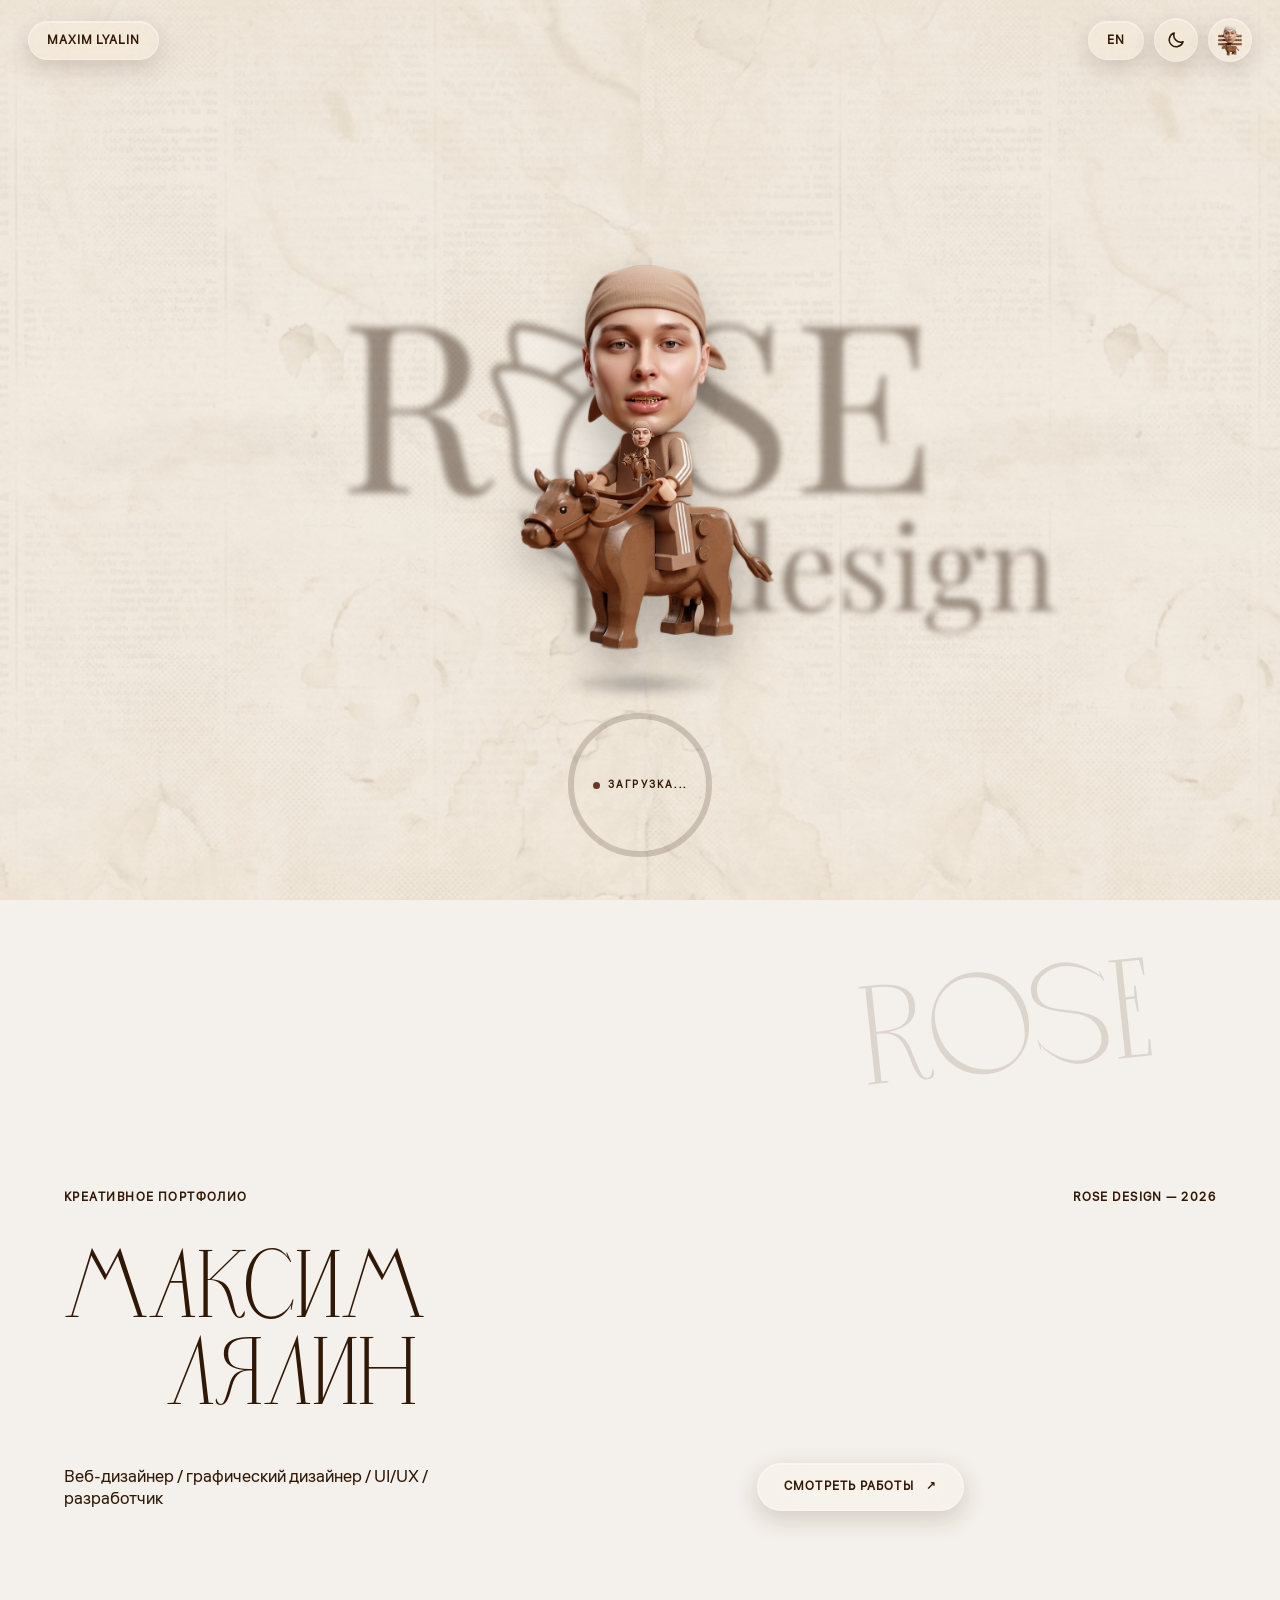
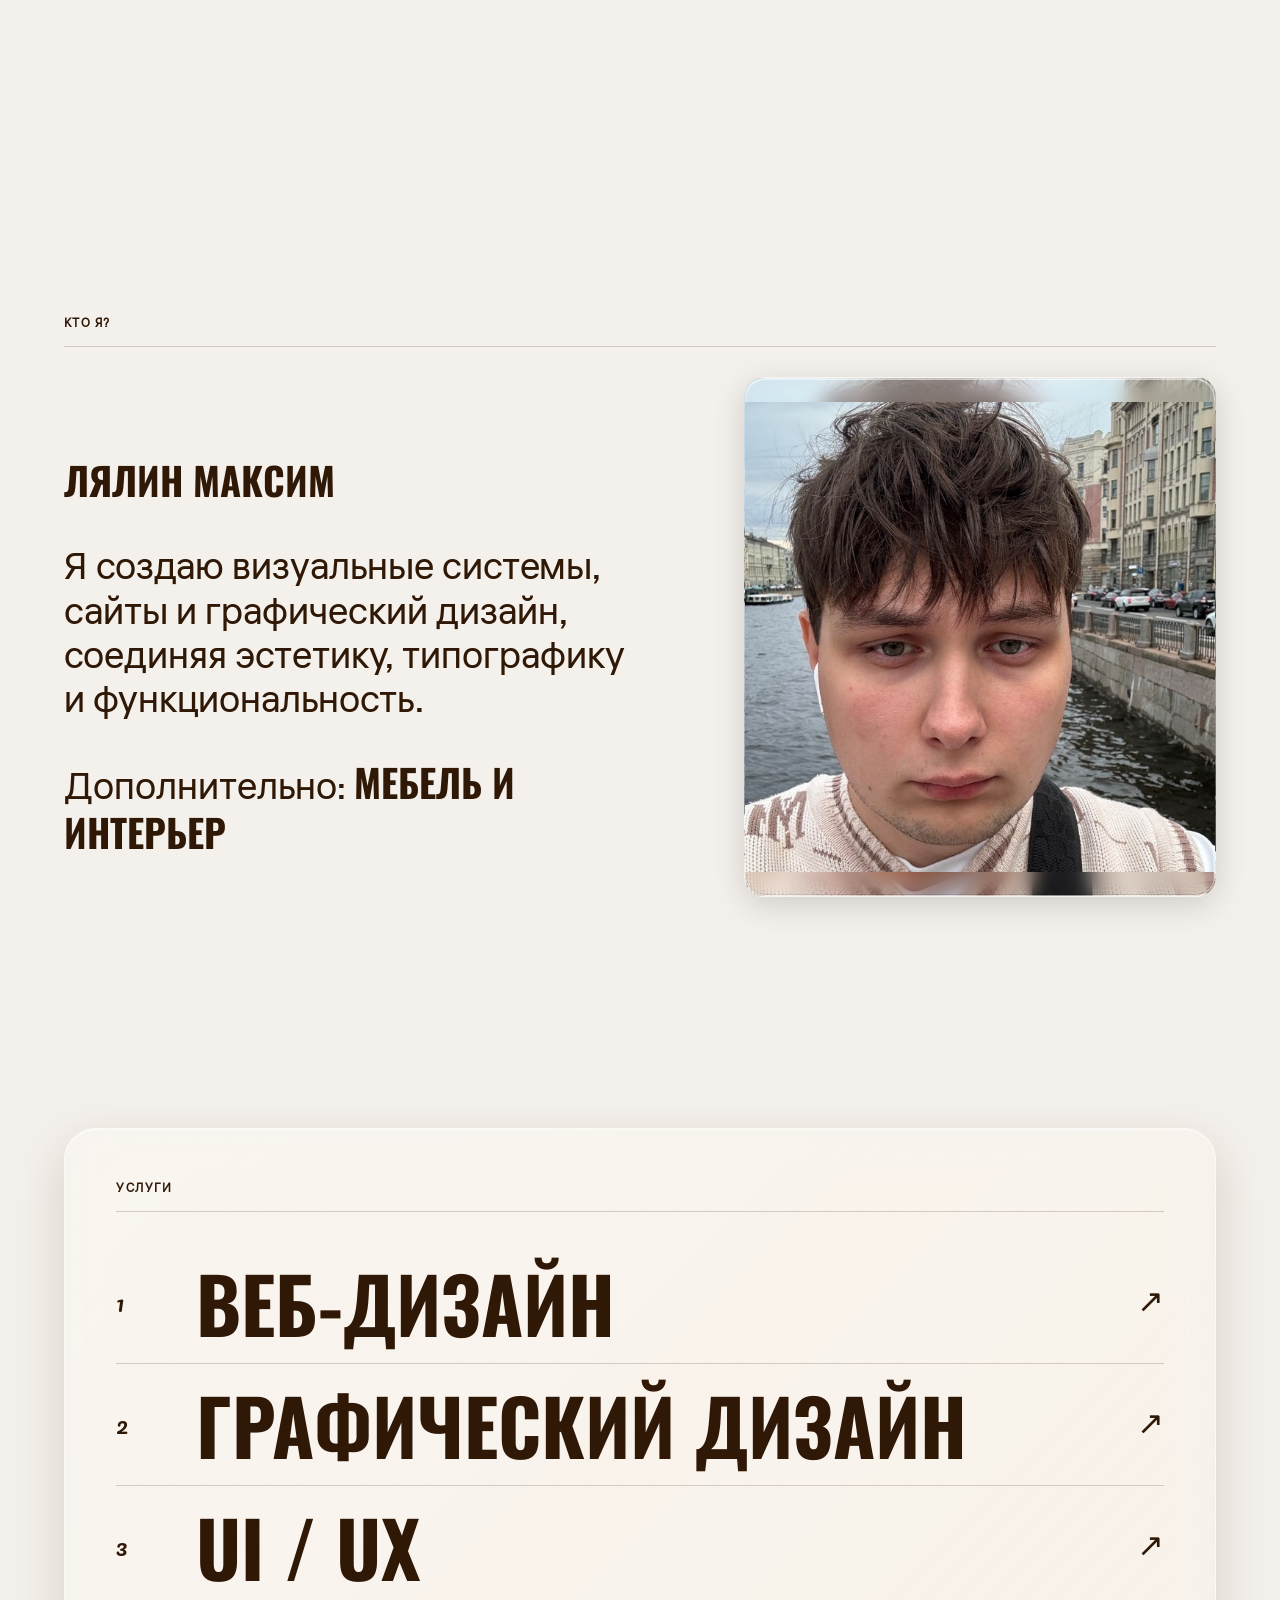
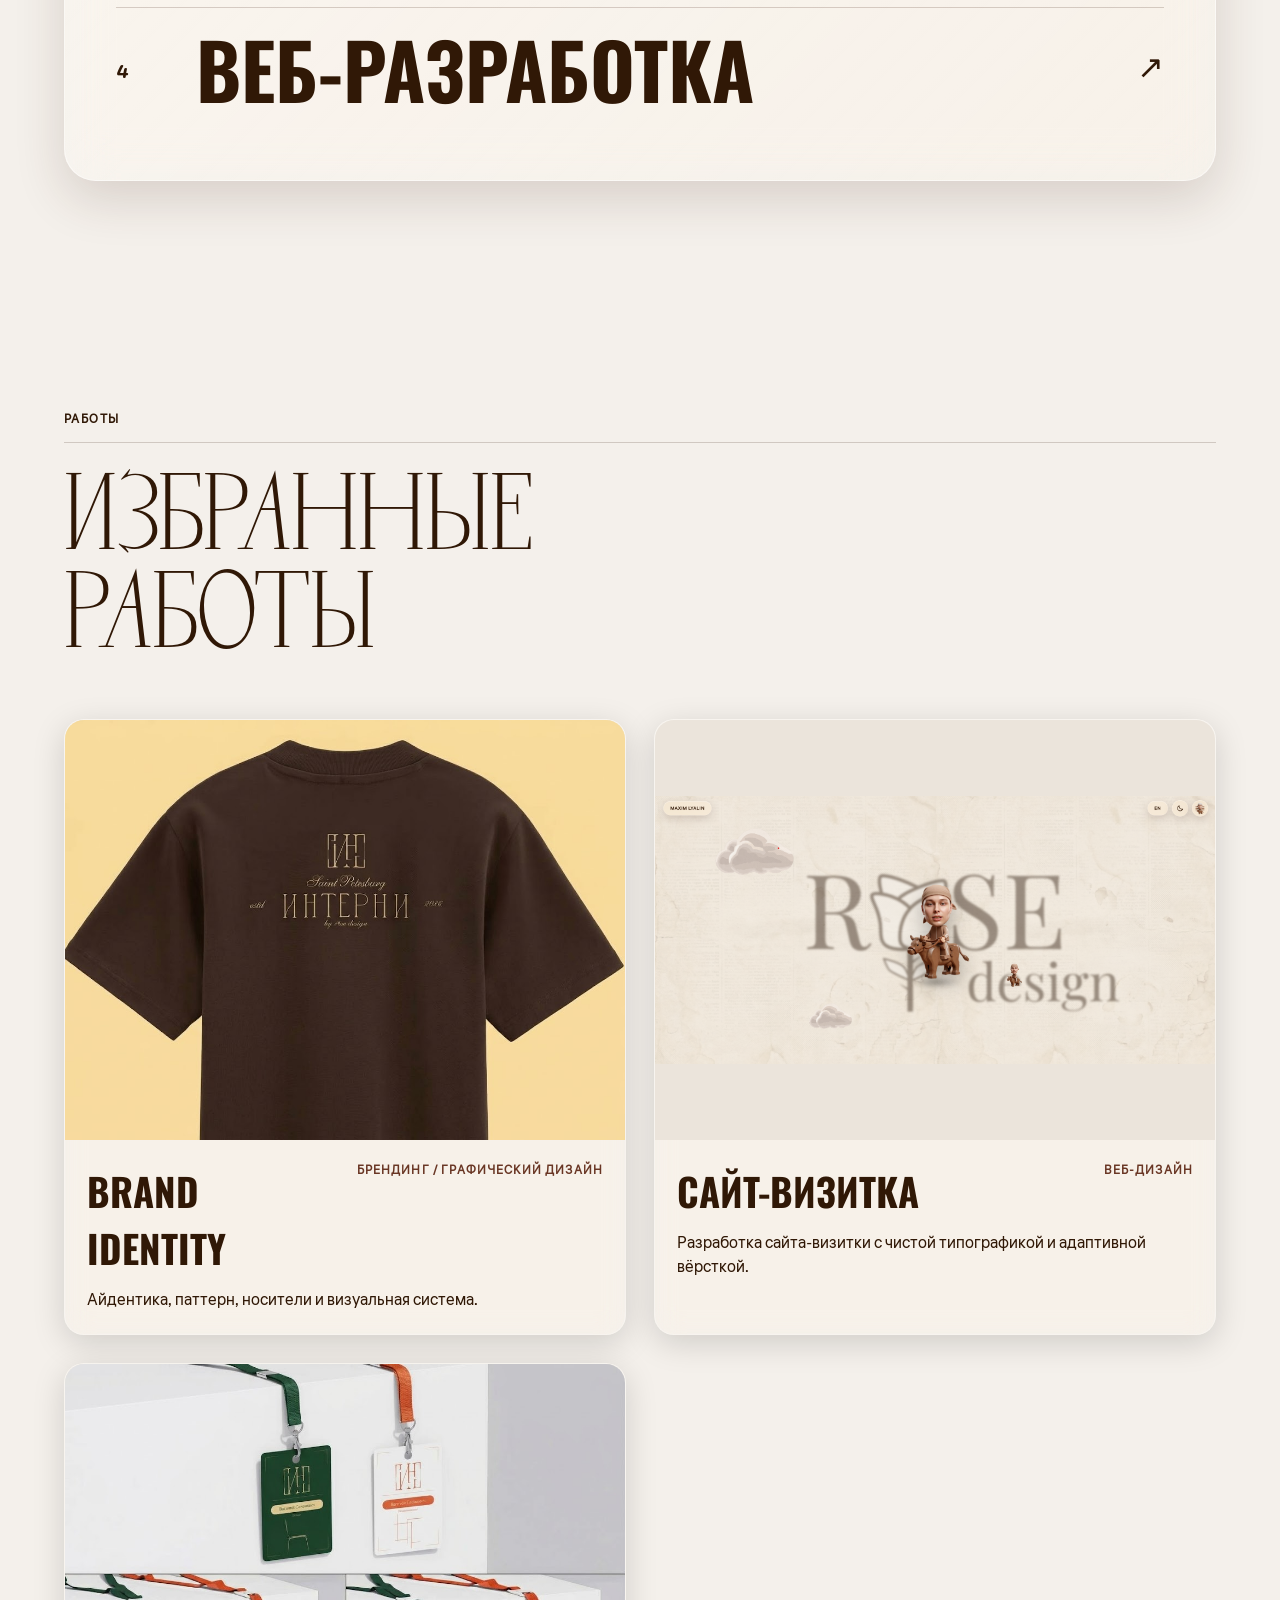
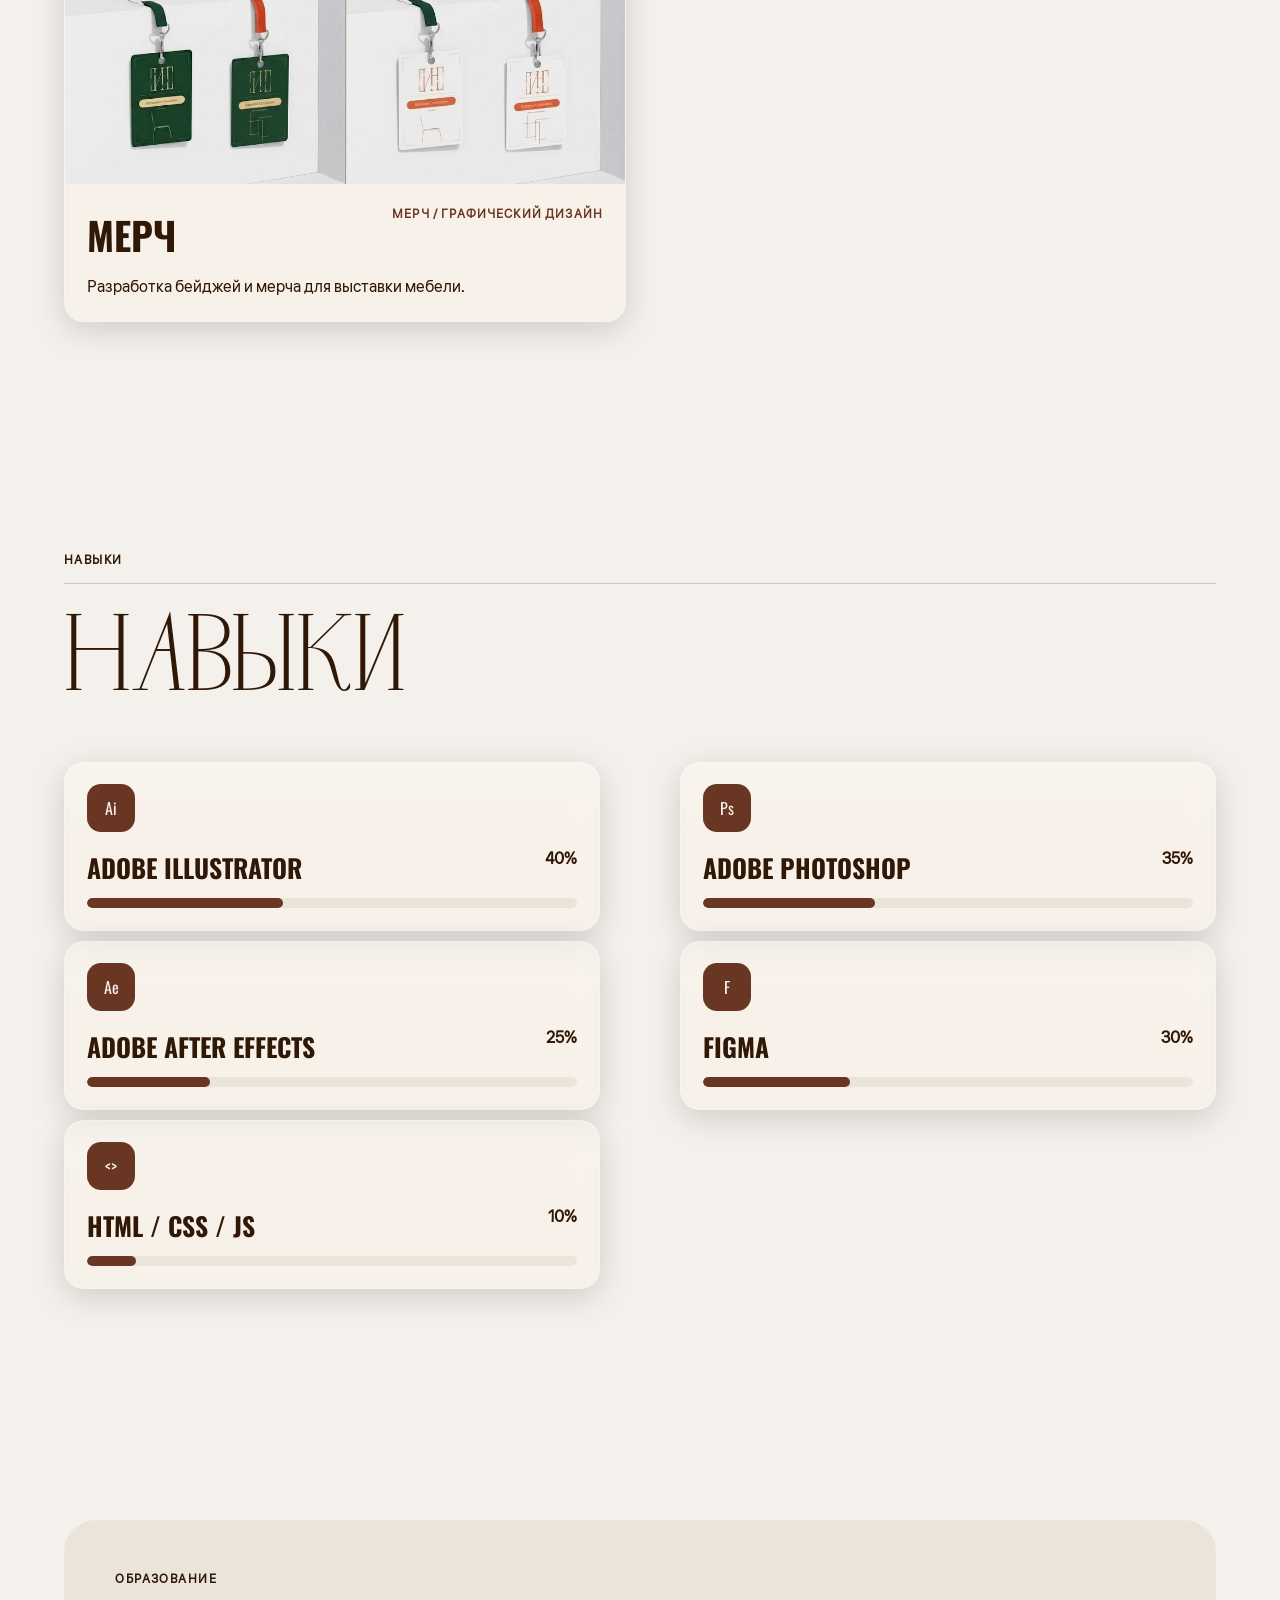
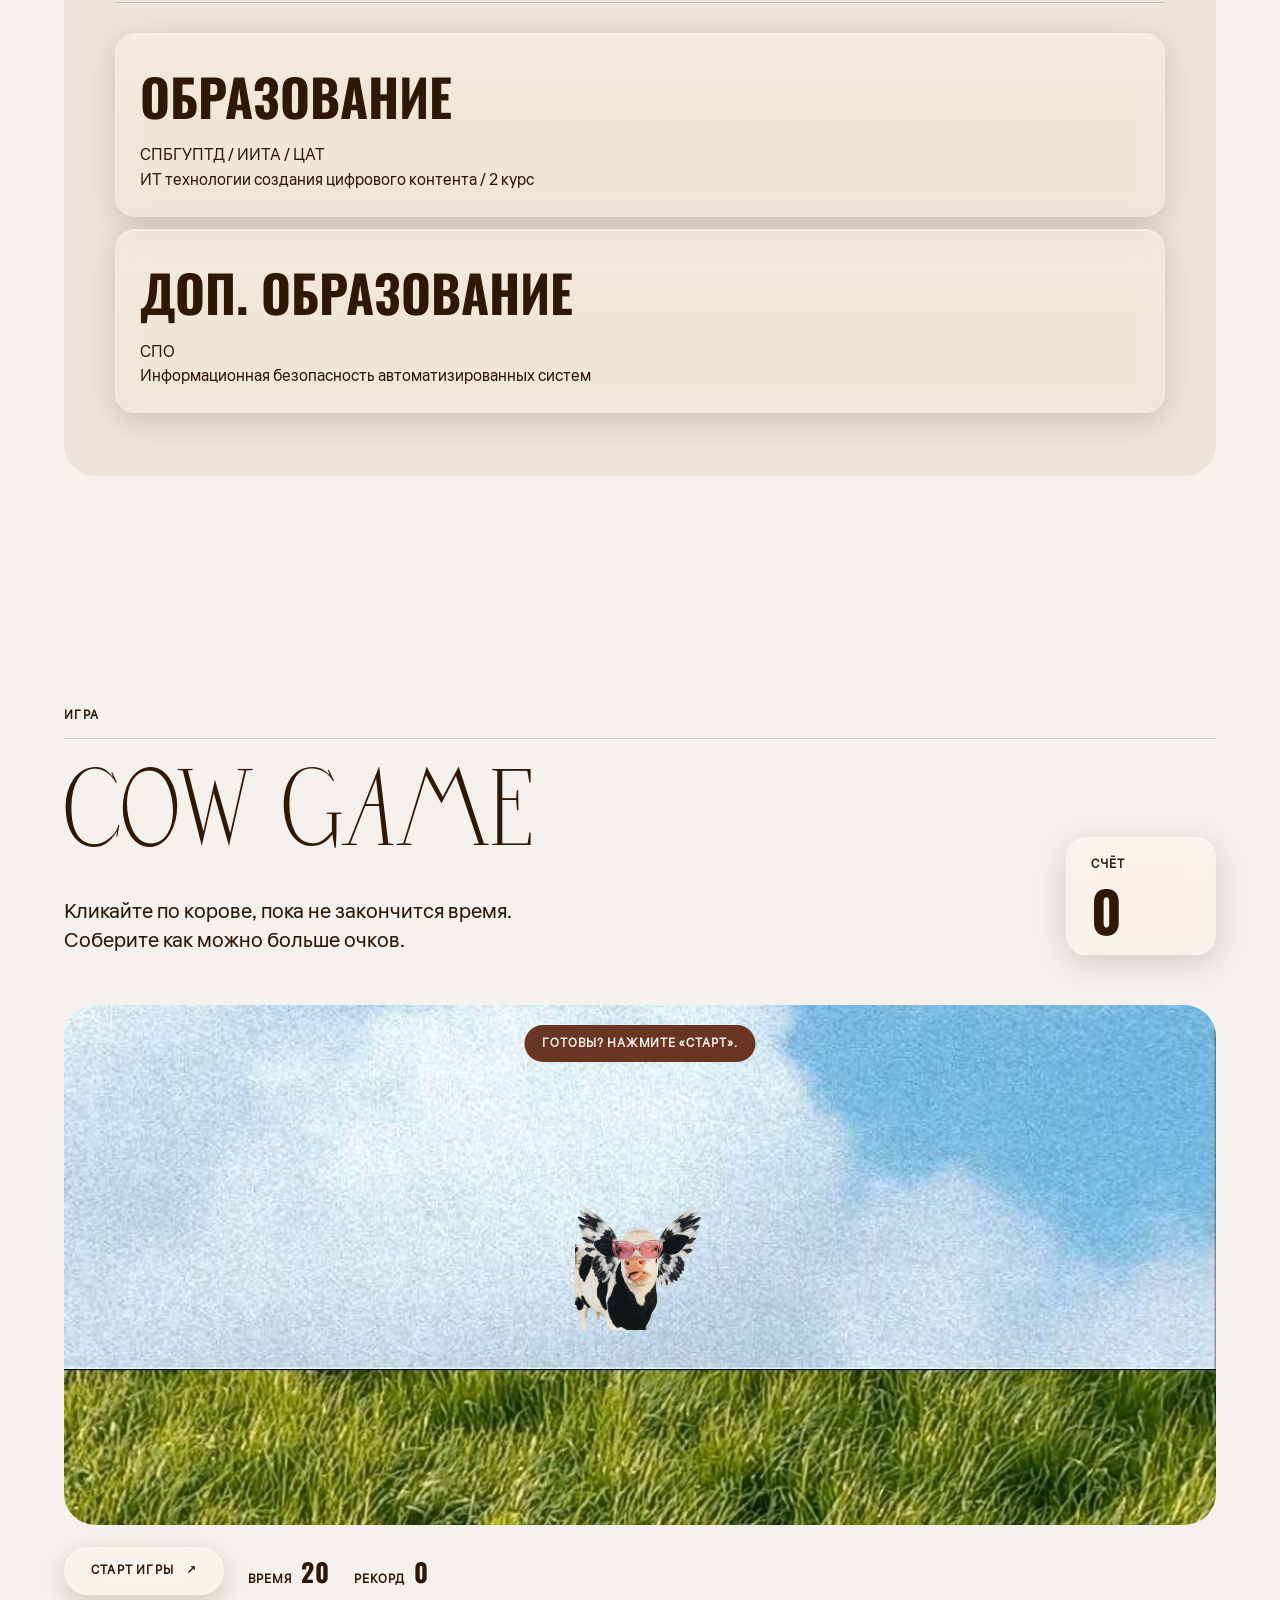
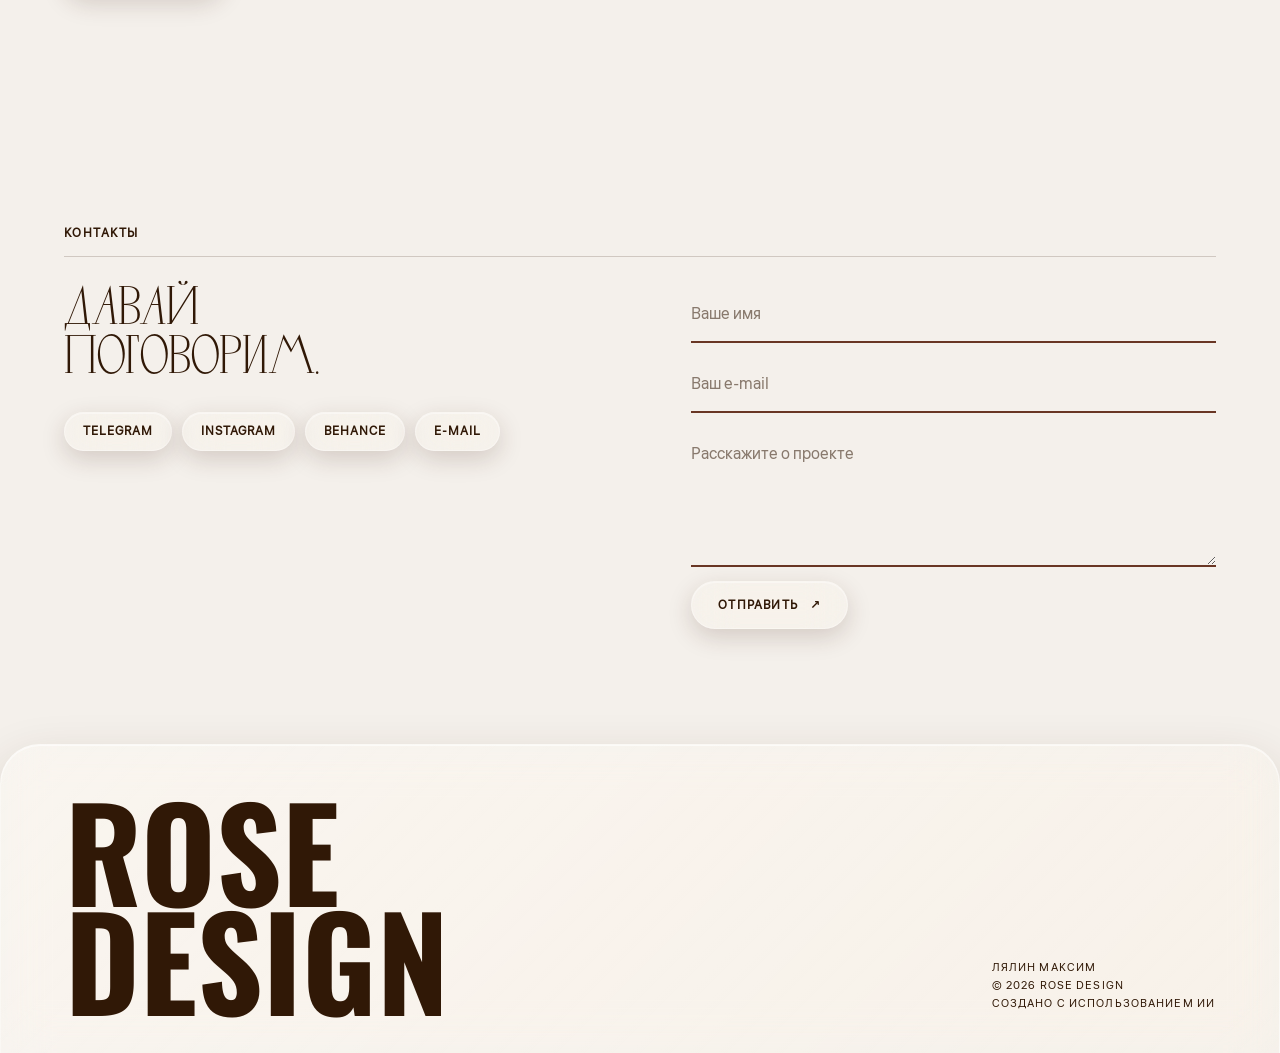
<file: index.html>
<!doctype html>
<html lang="ru">
  <head>
    <meta charset="utf-8" />
    <meta name="viewport" content="width=device-width, initial-scale=1.0, viewport-fit=cover" />
    <meta name="theme-color" content="#f4f0eb" />
    <meta name="description" content="Rose Design — personal design portfolio." />
    <link rel="preconnect" href="https://fonts.googleapis.com" />
    <link rel="preconnect" href="https://fonts.gstatic.com" crossorigin />
    <!-- ШРИФТЫ. Чтобы заменить: вставьте сюда новую ссылку с fonts.google.com
         (Get embed code → href), затем поменяйте названия в style.css
         (--font-display, --font-body, --font-accent). Подробно — в шпаргалке сверху style.css. -->
    <link href="https://fonts.googleapis.com/css2?family=Oswald:wght@400;500;600;700&family=Liter&family=Pacifico&display=swap" rel="stylesheet" />
    <link rel="stylesheet" href="style.css" />
    <!-- ТЕМА: применяем сразу, до отрисовки, чтобы страница не мигала.
         Тема по умолчанию — "light" (поменяйте на "dark", если нужна тёмная).
         Выбор посетителя запоминается в localStorage. -->
    <script>
      (function () {
        var theme = "light";
        try { theme = localStorage.getItem("roseTheme") || theme; } catch (e) {}
        document.documentElement.setAttribute("data-theme", theme);
      })();
    </script>
    <title>Rose Design — Portfolio</title>
  </head>

  <body class="is-cow-locked">
    <!-- СЛОИ: 0 фон (--page-bg) → 1 газета (body::after) → 2 облака → 3 контент -->
    <div class="page-bg" id="pageBg" aria-hidden="true"></div>

    <!-- Облака плывут за ВСЕМИ секциями, поэтому стыков между страницами нет -->
    <div class="sky" aria-hidden="true">
      <img class="cloud c1" src="images/cloud.svg" alt="" />
      <img class="cloud c2" src="images/cloud.svg" alt="" />
      <img class="cloud c3" src="images/cloud.svg" alt="" />
    </div>

    <!-- Корова-курсор и корова-путешественница (двигаются скриптом) -->
    <div class="bull-cursor" id="bullCursor" aria-hidden="true"><img src="images/cow.png" alt="" /></div>
    <div class="travel-cow" id="travelCow" aria-hidden="true">
      <div class="travel-cow__inner">
        <img src="images/cow.png" alt="" />
        <div class="travel-cow__shadow"></div>
      </div>
    </div>
    <div class="progress" id="progress"></div>

    <!-- ═══ ШАПКА ═══ -->
    <header class="header">
      <a class="glass header__brand" href="#cowIntro">Maxim Lyalin</a>
      <nav class="nav" id="nav">
        <a href="#about" data-i18n="navAbout">Обо мне</a>
        <a href="#services" data-i18n="navServices">Услуги</a>
        <a href="#portfolio" data-i18n="navPortfolio">Работы</a>
        <a href="#skills" data-i18n="navSkills">Навыки</a>
        <a href="#cow-game" data-i18n="navGame">Игра</a>
        <!-- ССЫЛКА НА ДАШБОРД: открывает вторую страницу из папки dashboard/ -->
        <a href="dashboard/index.html" data-i18n="navDashboard">Дашборд</a>
        <a href="#contact" data-i18n="navContact">Контакты</a>
      </nav>
      <div class="header__actions">
        <button class="glass" id="langBtn" type="button">EN</button>
        <!-- Смена темы: луна/солнце переключаются стилями по data-theme -->
        <button class="glass theme-toggle" id="themeBtn" type="button" aria-label="Сменить тему">
          <svg class="i-moon" viewBox="0 0 24 24" aria-hidden="true"><path d="M20.5 14.2A8.5 8.5 0 0 1 9.8 3.5a8.5 8.5 0 1 0 10.7 10.7z" /></svg>
          <svg class="i-sun" viewBox="0 0 24 24" aria-hidden="true"><circle cx="12" cy="12" r="4" /><path d="M12 2.5v2.2M12 19.3v2.2M2.5 12h2.2M19.3 12h2.2M5.3 5.3l1.6 1.6M17.1 17.1l1.6 1.6M5.3 18.7l1.6-1.6M17.1 6.9l1.6-1.6" /></svg>
        </button>
        <button class="glass burger" id="burger" type="button" aria-label="Menu">
          <img src="images/burger.png" alt="" />
        </button>
      </div>
    </header>

    <main>
      <!-- ═══ 1. ИНТРО С КОРОВОЙ (крутите колесо мыши / свайп) ═══ -->
      <section class="cow-intro" id="cowIntro">
        <div class="cow-intro__title"><img src="images/logo.svg" alt="Rose Design" /></div>
        <div class="cow-intro__stage">
          <div class="cow-intro__bob"><img src="images/cow.png" id="cow" alt="Cow" /></div>
          <div class="cow-intro__shadow"></div>
        </div>
        <div class="cow-progress">
          <svg viewBox="0 0 100 100">
            <circle class="cow-progress__bg" cx="50" cy="50" r="46"></circle>
            <circle class="cow-progress__bar" id="cowProgressBar" cx="50" cy="50" r="46"></circle>
          </svg>
          <div class="cow-hint"><span class="cow-hint__dot"></span><span id="cowHintText">Загрузка...</span></div>
        </div>
      </section>

      <!-- ═══ 2. HERO ═══ -->
      <section class="section hero">
        <div class="hero__script">Rose</div>
        <div class="section__inner">
          <div class="kicker"><span data-i18n="heroEyebrow">Креативное портфолио</span><span>Rose Design — 2026</span></div>
          <h1 class="title"><span>Максим</span><span class="hero__surname">Лялин</span></h1>
          <div class="hero__meta">
            <p id="heroRole"></p>
            <a class="cta" href="#portfolio"><span data-i18n="heroCta">Смотреть работы</span><span>↗</span></a>
          </div>
        </div>
      </section>

      <!-- ═══ 3. ОБО МНЕ ═══ -->
      <section class="section" id="about">
        <div class="section__inner">
          <div class="kicker reveal"><span data-i18n="navAbout">Кто я?</span></div>
          <div class="about__grid">
            <div class="about__copy reveal">
              <p><strong id="aboutName"></strong></p>
              <p data-i18n="aboutText"></p>
              <p><span data-i18n="aboutExtra"></span> <strong id="extraEducation"></strong></p>
            </div>
            <div class="about__photo reveal">
  <img src="images/photo.jpg" alt="" loading="lazy" />
</div>
          </div>
        </div>
      </section>

      <!-- ═══ 4. УСЛУГИ (стеклянная панель; каждая строка — ссылка на форму заявки) ═══ -->
      <section class="section" id="services">
        <div class="section__inner panel panel--brown">
          <div class="kicker reveal"><span data-i18n="navServices">Услуги</span></div>
          <a class="service reveal" href="#contactForm"><span class="service__num">1</span><span class="service__name" data-i18n="service1"></span><span>↗</span></a>
          <a class="service reveal" href="#contactForm"><span class="service__num">2</span><span class="service__name" data-i18n="service2"></span><span>↗</span></a>
          <a class="service reveal" href="#contactForm"><span class="service__num">3</span><span class="service__name" data-i18n="service3"></span><span>↗</span></a>
          <a class="service reveal" href="#contactForm"><span class="service__num">4</span><span class="service__name" data-i18n="service4"></span><span>↗</span></a>
        </div>
      </section>

      <!-- ═══ 5. РАБОТЫ (карточки создаёт script.js из списка PROJECTS) ═══ -->
      <section class="section" id="portfolio">
        <div class="section__inner">
          <div class="kicker reveal"><span data-i18n="navPortfolio">Работы</span></div>
          <h2 class="title reveal" data-i18n="portfolioTitle"></h2>
          <div class="portfolio__grid" id="projectGrid"></div>
        </div>
      </section>

      <!-- ═══ 6. НАВЫКИ (создаёт script.js из списка SKILLS) ═══ -->
      <section class="section" id="skills">
        <div class="section__inner">
          <div class="kicker reveal"><span data-i18n="navSkills">Навыки</span></div>
          <h2 class="title reveal" data-i18n="skillsTitle"></h2>
          <div class="skills__grid" id="skillsGrid"></div>
        </div>
      </section>

      <!-- ═══ 7. ОБРАЗОВАНИЕ ═══ -->
      <section class="section education">
        <div class="section__inner panel panel--light">
          <div class="kicker reveal"><span data-i18n="navEducation">Образование</span></div>
          <div class="edu-item reveal">
            <h3 data-i18n="edu1Title"></h3>
            <p data-i18n="edu1Text"></p>
          </div>
          <div class="edu-item reveal">
            <h3 data-i18n="edu2Title"></h3>
            <p data-i18n="edu2Text"></p>
          </div>
        </div>
      </section>

      <!-- ═══ 8. МИНИ-ИГРА ═══ -->
      <section class="section" id="cow-game">
        <div class="section__inner">
          <div class="kicker reveal"><span data-i18n="navGame">Игра</span></div>
          <div class="game__head reveal">
            <div>
              <h2 class="title">Cow game</h2>
              <p class="game__hint" data-i18n="gameHint"></p>
            </div>
            <div class="game__score"><span data-i18n="gameScore"></span><strong id="cowScore">0</strong></div>
          </div>
          <div class="game__arena reveal" id="cowArena">
            <button class="game__cow" id="gameCow" type="button" aria-label="Catch the cow">
              <!-- cow2.png лежит в assets/; если файла нет — подставится старая корова -->
              <img src="assets/cow2.png" alt="" onerror="this.onerror=null;this.src='images/cow.png'" />
            </button>
            <div class="game__message" id="cowMessage" data-i18n="gameReady"></div>
          </div>
          <div class="game__controls reveal">
            <button class="cta" id="cowStart" type="button"><span data-i18n="gameStart"></span><span>↗</span></button>
            <div class="game__stat"><span data-i18n="gameTime"></span> <strong id="cowTimer">20</strong></div>
            <div class="game__stat"><span data-i18n="gameBest"></span> <strong id="cowBest">0</strong></div>
          </div>
        </div>
      </section>

      <!-- ═══ 9. КОНТАКТЫ ═══ -->
      <section class="section" id="contact">
        <div class="section__inner">
          <div class="kicker reveal"><span data-i18n="navContact">Контакты</span></div>
          <div class="contact__grid">
            <div class="reveal">
              <div class="title" data-i18n="contactTitle"></div>
              <div class="socials">
                <a class="glass" id="telegramLink" href="#" target="_blank" rel="noopener">Telegram</a>
                <a class="glass" id="instagramLink" href="#" target="_blank" rel="noopener">Instagram</a>
                <a class="glass" id="behanceLink" href="#" target="_blank" rel="noopener">Behance</a>
                <a class="glass" id="emailLink" href="#">E-mail</a>
              </div>
            </div>
            <form class="form reveal" id="contactForm">
              <input class="field" type="text" required data-ph-ru="Ваше имя" data-ph-en="Your name" />
              <input class="field" type="email" required data-ph-ru="Ваш e-mail" data-ph-en="Your e-mail" />
              <textarea class="field" required data-ph-ru="Расскажите о проекте" data-ph-en="Tell me about your project"></textarea>
              <button class="cta" type="submit"><span data-i18n="send"></span><span>↗</span></button>
            </form>
          </div>
        </div>
      </section>
    </main>

    <!-- ═══ ПОДВАЛ ═══ -->
    <footer class="footer">
      <div class="footer__logo">Rose<br />Design</div>
      <div class="footer__small">
        <div id="footerName"></div>
        <div>© 2026 Rose Design</div>
        <div data-i18n="footerText"></div>
      </div>
    </footer>

    <button class="glass top" id="topBtn" type="button" aria-label="Back to top">↑</button>

    <script src="script.js"></script>
  </body>
</html>
</file>
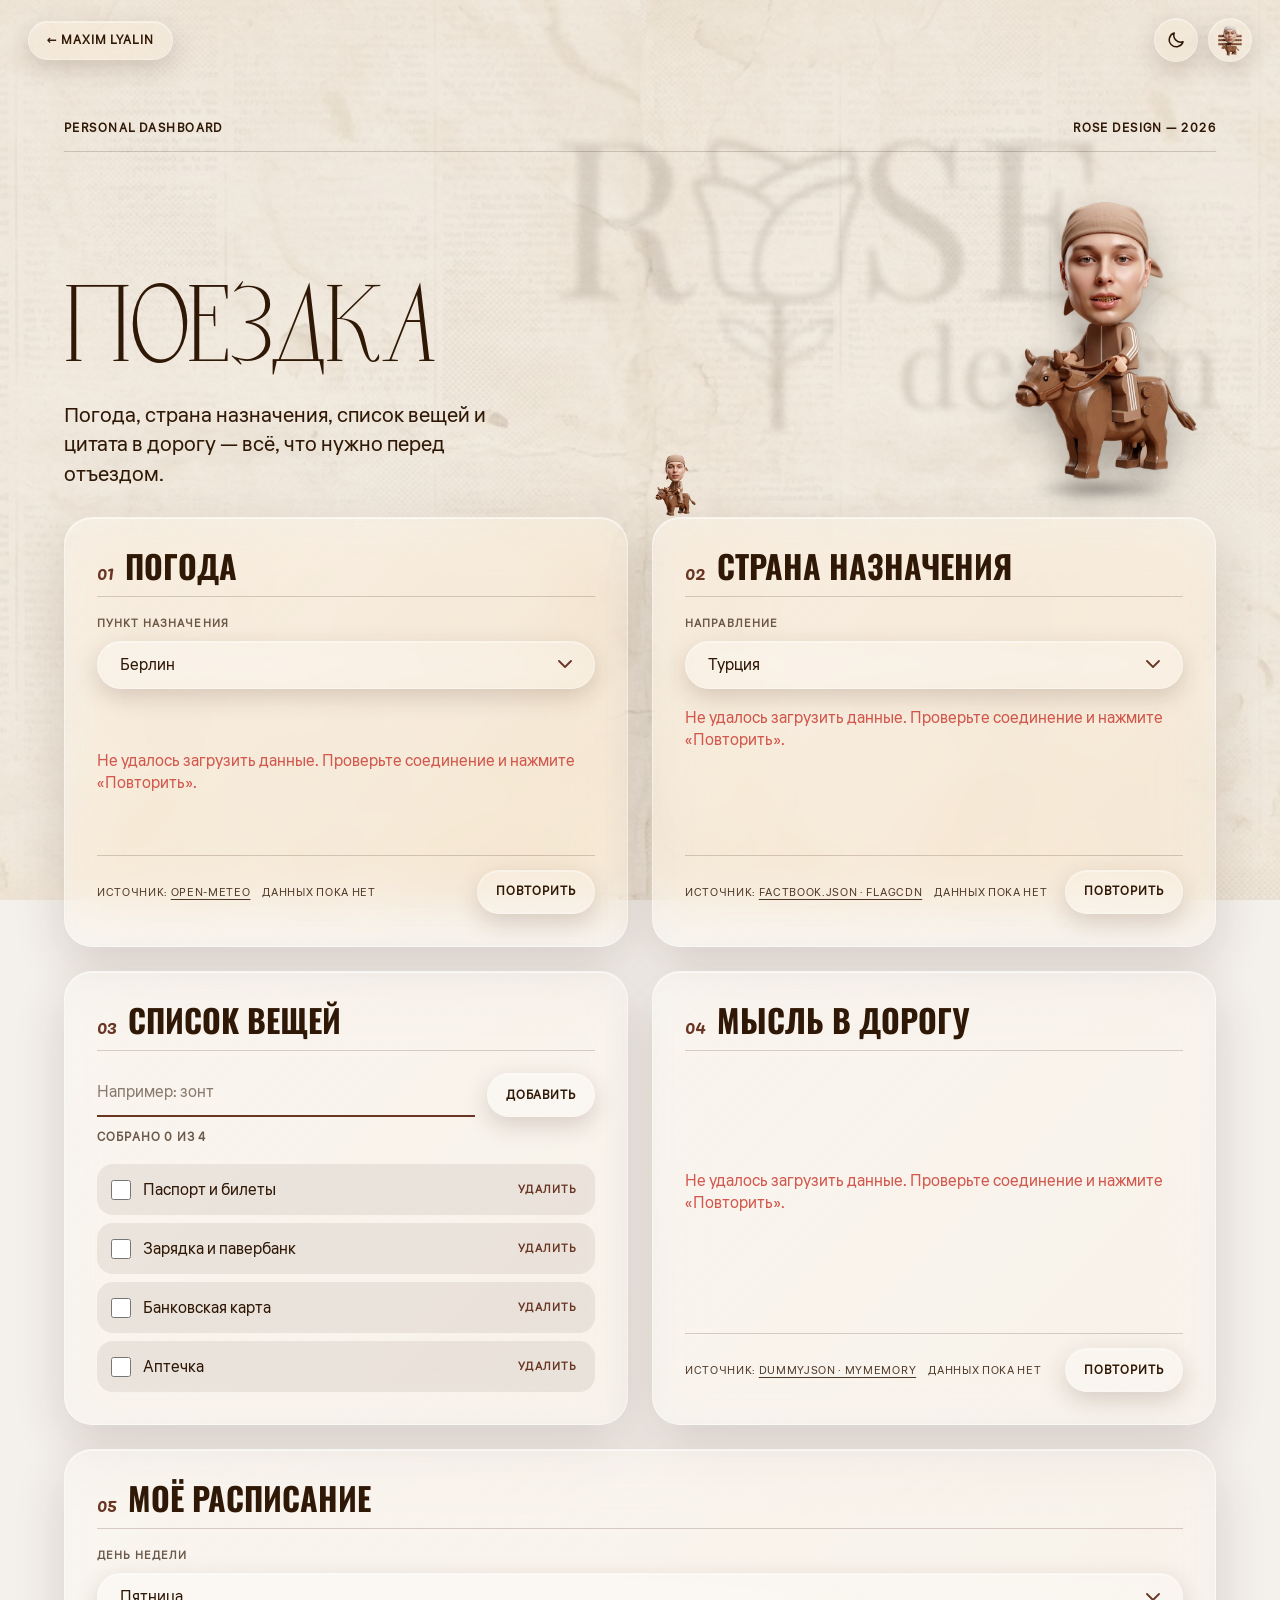
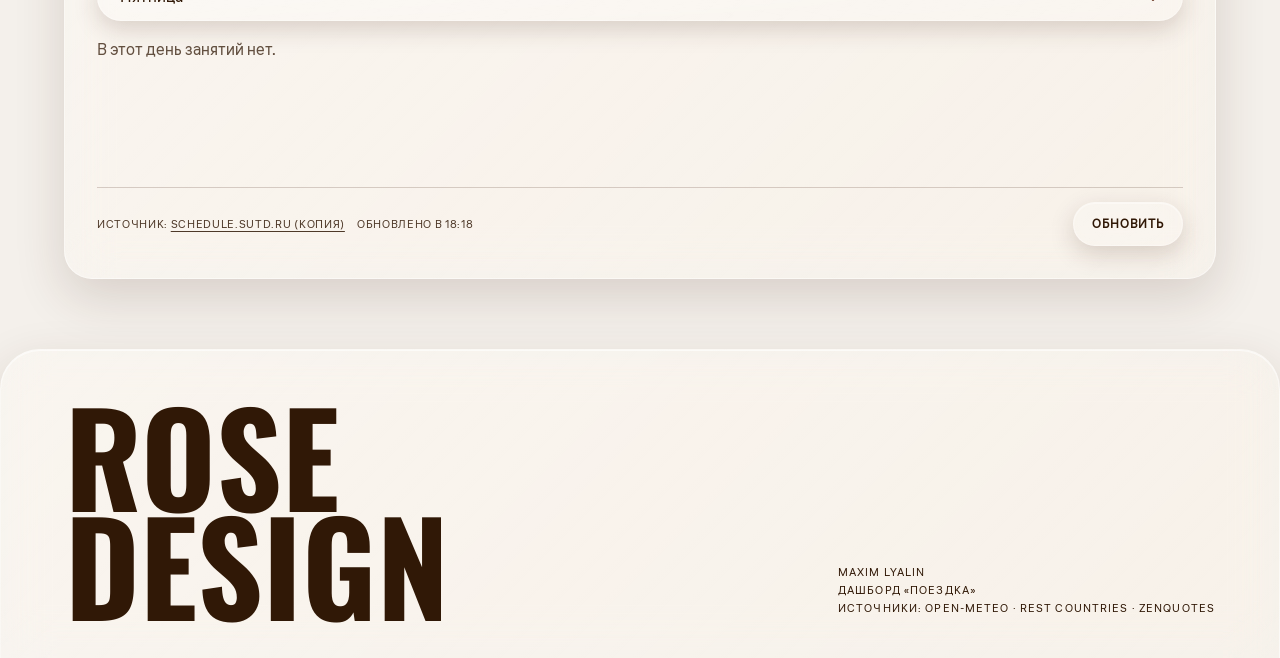
<file: dashboard/index.html>
<!doctype html>
<html lang="ru">
  <head>
    <meta charset="utf-8" />
    <meta name="viewport" content="width=device-width, initial-scale=1.0, viewport-fit=cover" />
    <meta name="theme-color" content="#f4f0eb" />
    <meta name="description" content="Дашборд «Поездка»: погода, страна назначения, список вещей и цитата в дорогу." />
    <link rel="preconnect" href="https://fonts.googleapis.com" />
    <link rel="preconnect" href="https://fonts.gstatic.com" crossorigin />
    <link href="https://fonts.googleapis.com/css2?family=Oswald:wght@400;500;600;700&family=Liter&family=Pacifico&display=swap" rel="stylesheet" />

    <link rel="stylesheet" href="../style.css" />
    <link rel="stylesheet" href="styles/main.css" />
    <link rel="stylesheet" href="styles/components.css" />

    <script>
      (function () {
        var theme = "light";
        try { theme = localStorage.getItem("roseTheme") || theme; } catch (e) {}
        document.documentElement.setAttribute("data-theme", theme);
      })();
    </script>
    <title>Поездка — Dashboard · Rose Design</title>
  </head>

  <body>
    <div class="page-bg" aria-hidden="true"></div>
    <div class="sky" aria-hidden="true">
      <img class="cloud c1" src="../images/cloud.svg" alt="" />
      <img class="cloud c2" src="../images/cloud.svg" alt="" />
      <img class="cloud c3" src="../images/cloud.svg" alt="" />
    </div>
    <div class="bull-cursor" id="bullCursor" aria-hidden="true"><img src="../images/cow.png" alt="" /></div>

    <header class="header">
      <a class="glass header__brand" href="../index.html">← Maxim Lyalin</a>
      <div class="header__actions">
        <button class="glass theme-toggle" id="themeBtn" type="button" aria-label="Сменить тему">
          <svg class="i-moon" viewBox="0 0 24 24" aria-hidden="true"><path d="M20.5 14.2A8.5 8.5 0 0 1 9.8 3.5a8.5 8.5 0 1 0 10.7 10.7z" /></svg>
          <svg class="i-sun" viewBox="0 0 24 24" aria-hidden="true"><circle cx="12" cy="12" r="4" /><path d="M12 2.5v2.2M12 19.3v2.2M2.5 12h2.2M19.3 12h2.2M5.3 5.3l1.6 1.6M17.1 17.1l1.6 1.6M5.3 18.7l1.6-1.6M17.1 6.9l1.6-1.6" /></svg>
        </button>
        <button class="glass burger" id="burger" type="button" aria-label="Меню" aria-expanded="false" aria-controls="nav">
          <img src="../images/burger.png" alt="" />
        </button>
      </div>
      <nav class="nav" id="nav" aria-label="Меню">
        <a href="../index.html">← Портфолио</a>
        <a href="../index.html#portfolio">Работы</a>
        <a href="../index.html#contact">Контакты</a>
        <a href="index.html" aria-current="page">Дашборд</a>
      </nav>
    </header>

    <main>
      <section class="dash-hero">
        <img class="dash-hero__logo" src="../images/logo.svg" alt="" aria-hidden="true" />
        <div class="dash-hero__inner">
          <div class="kicker"><span>Personal dashboard</span><span>Rose Design — 2026</span></div>
          <div class="dash-hero__row">
            <div>
              <h1 class="title">Поездка</h1>
              <p class="dash-hero__lead">Погода, страна назначения, список вещей и цитата в дорогу — всё, что нужно перед отъездом.</p>
            </div>
            <button class="dash-cow" id="dashCow" type="button" aria-label="Покрутить корову">
              <img src="../images/cow.png" alt="" />
              <span class="dash-cow__shadow" aria-hidden="true"></span>
            </button>
          </div>
        </div>
      </section>

      <section id="dashboard" class="dashboard-grid" aria-label="Виджеты поездки"></section>
    </main>

    <footer class="footer">
      <div class="footer__logo">Rose<br />Design</div>
      <div class="footer__small">
        <div>Maxim Lyalin</div>
        <div>Дашборд «Поездка»</div>
        <div>Источники: Open-Meteo · REST Countries · ZenQuotes</div>
      </div>
    </footer>

    <script type="module" src="main.js"></script>
  </body>
</html>
</file>
<file: style.css>
/* ═══════════════════════════════════════════════════════════════════════
   ROSE DESIGN — СТИЛИ

   ШПАРГАЛКА: КАК МЕНЯТЬ ЦВЕТА И ШРИФТЫ
   ───────────────────────────────────────────────────────────────────────
   Все цвета и шрифты лежат в блоке «1. ЦВЕТА И ШРИФТЫ» ниже.
   Менять нужно ТОЛЬКО значения после двоеточия — остальной код не трогать.

   ЦВЕТ ВСЕГО САЙТА
     --paper   основной цвет фона
     --ink     цвет текста
     --brown   главный акцент: кнопки, полоски навыков, иконки, индикатор
               прокрутки, подчёркивания в форме, плашки

   ЦВЕТ КОНКРЕТНОЙ СТРАНИЦЫ (секции)
     Услуги        → --services-bg, --services-text       (стеклянная панель)
     Образование   → --education-bg, --education-text     (светлая панель)
     Подвал        → --footer-bg, --footer-text           (тоже стекло)
     Стекло панелей → --panel-glass-* (блок 1)
     Hero (Максим) → --hero-text (текст), --hero-script («Rose» — бледная надпись)
     Игра          → --game-sky (небо), --game-grass (трава)
     Меню          → --nav-bg (фон), --nav-text (текст)
     ТЕМА          → кнопка ☾/☀ рядом с бургером. Светлая = блок :root,
                     тёмная = блок [data-theme="dark"] (ниже).
     Фон страницы  → --page-bg-light (светлая) и --page-bg-dark (тёмная)
     Цвет текста секций (чтобы не терялся на любом фоне):
                     --hero-text, --about-text, --portfolio-text,
                     --skills-text, --game-text, --contact-text,
                     --services-text, --education-text, --footer-text
                     Покрасили секцию в тёмный цвет — поставьте ей светлый текст.
     Кнопки (стекло) → --glass-bg, --glass-border, --glass-blur … (блок 1)
     Фон страницы  → --page-bg (блок 1, самая верхняя из «технических»)
     Фон всей секции (на всю ширину экрана):
                     --bg-hero, --bg-about, --bg-portfolio, --bg-skills,
                     --bg-game, --bg-contact   (сейчас прозрачные = видна бумага)
     Цвет можно писать так: #452317, rgb(69,35,23) или название (navy).
     Полупрозрачный: rgba(69, 35, 23, 0.5) — последняя цифра от 0 до 1.

   ГАЗЕТНАЯ ТЕКСТУРА (images/paper.jpg)
     Лежит поверх ВСЕГО, так что остаётся видна, даже если вы покрасили
     секцию или панель в бордовый/любой цвет.
     --paper-strength  сила (0 — нет … 1 — максимум)
     --paper-blend     режим: multiply / soft-light / overlay / normal
     Если на тёмном цвете текстуры не видно — поставьте soft-light или overlay
     и поднимите --paper-strength до 0.4–0.6.

   ШРИФТЫ (3 штуки, в блоке ниже)
     --font-display  названия, меню, цифры (сейчас Oswald)
     --font-body     обычный текст, кнопки, подписи (сейчас Liter)
     --font-accent   рукописные надписи: «Rose», номера услуг (сейчас Pacifico)
     --font-title    ТОЛЬКО заголовки страниц (Максим Лялин, Rose, Работы, Навыки,
                     Cow game, Давайте поговорим) — ваш шрифт из fonds/
     Как заменить шрифт:
       1. Выберите шрифт на fonts.google.com (с пометкой «Cyrillic»,
          иначе русские буквы будут другим шрифтом).
       2. Нажмите «Get font» → «Get embed code» → скопируйте ссылку (href).
       3. В index.html замените ссылку на шрифты (там есть пометка).
       4. Здесь поменяйте название: --font-display: "Новый шрифт", sans-serif;
   ═══════════════════════════════════════════════════════════════════════ */

/* ═══ 0. СВОЙ ШРИФТ ДЛЯ ЗАГОЛОВКОВ СТРАНИЦ ═══
   Файл лежит в папке fonds/ рядом с index.html.
   Чтобы подключить другой файл — поменяйте ТОЛЬКО имя в url(...).
   font-weight: 100 900 — чтобы браузер не «додумывал» жирность и не делал
   фальшивый bold из вашего начертания.
   Если файл не найден — заголовки автоматически покажутся шрифтом Oswald. */
@font-face {
  font-family: "Hero Font";
  src: url("fonds/hero.otf") format("opentype");
  font-weight: 100 900;
  font-style: normal;
  font-display: swap;
}

/* ═══ 1. ЦВЕТА И ШРИФТЫ ═══ */
:root {
  /* — Общие цвета — */
  --paper: #f4f0eb;              /* основной фон сайта */
  --paper-2: #ebe4db;            /* чуть темнее: карточки, фото-заглушка, полоски */
  --ink: #301806;                /* цвет текста (в тёмной теме — светлый) */
  --light-text: #ecb46f;         /* ВСЕГДА светлый текст — для тёмных плашек, не зависит от темы */
  color-scheme: light;           /* подсказка браузеру: родные элементы (поля, скролл) — светлые */
  --brown: #693624;              /* главный акцент (кнопки, навыки, иконки) */
  --line: color-mix(in srgb, var(--ink) 18%, transparent); /* тонкие линии: берут цвет текста */

  /* — Цвета страниц — */
  --hero-text: var(--hero-text);        /* текст hero (фон hero тёмно-коричневый → текст светлый) */
  --hero-script: var(--hero-text);       /* большая надпись «Rose» (она бледная) */
  --about-text: var(--ink);              /* текст остальных секций: по умолчанию следует за темой */
  --portfolio-text: var(--ink);
  --skills-text: var(--ink);
  --game-text: var(--ink);
  --contact-text: var(--ink);
  --services-bg: var(--panel-glass-bg);  /* панель «Услуги» (стекло; можно задать и сплошной цвет) */
  --services-text: var(--ink);
  --education-bg: var(--paper-2);        /* панель «Образование» */
  --education-text: var(--ink);
  --footer-bg: var(--panel-glass-bg);    /* подвал (стекло) */
  --footer-text: var(--ink);
  --game-sky: #cfe9f7;                   /* небо в игре */
  --game-grass: #b9d98a;                 /* трава в игре */
  --nav-bg: rgba(69, 35, 23, 0.68);      /* выезжающее меню */
  --nav-text: var(--light-text);         /* меню всегда на тёмной плашке */

  /* — Фон всей секции. transparent = прозрачный (видна бумага и облака) — */
  --bg-hero:  transparent;
  --bg-about: transparent;
  --bg-portfolio: transparent;
  --bg-skills: transparent;
  --bg-game: transparent;
  --bg-contact: transparent;

  /* — ФОН СТРАНИЦЫ (для разработчика, интерфейса для пользователя нет) —
     У каждой темы свой фон. Меняйте эти две строки. Подойдёт цвет, градиент или картинка:
       --page-bg-light: #e8dccb;
       --page-bg-light: linear-gradient(160deg, #f4f0eb, #d9c7b0);
       --page-bg-dark:  url("assets/bg-dark.jpg") center / cover no-repeat;
     Из консоли браузера (с плавным переходом, для текущей темы): setPageBg("#1c1010")
     Текст при этом не ломается: его цвет задаёт тема, а не фон. Если на картинке
     текст плохо читается — усильте затемнение/осветление в --page-scrim. */
  --page-bg-light: #f4f0eb;
  --page-bg-dark: #1a110e;
  --page-bg: var(--page-bg-light);        /* активный фон — переключается темой, не трогайте */
  --page-scrim: transparent;     /* полупрозрачная вуаль поверх фона: rgba(0,0,0,0.3) затемнит картинку */
  --page-bg-fade: 0.4s;          /* длительность плавной смены фона (0.3–0.5s) */
  --cloud-opacity: 0.55;         /* прозрачность облаков */
  --intro-logo-filter: blur(3px);/* размытие логотипа на первой странице (цвета картинки не трогаем) */

  /* — Игра: картинки в папке assets/. Если файла нет — виден запасной цвет
       (--game-sky / --game-grass выше) — */
  --game-sky-img: url("assets/sky.png");
  --game-grass-img: url("assets/grass.png");

  /* — Стеклянные кнопки (Liquid Glass). Светлая тема — по умолчанию — */
  --glass-bg: rgba(255, 255, 255, 0.15);
  --glass-bg-hover: rgba(255, 255, 255, 0.26);
  --glass-border: rgba(255, 255, 255, 0.3);
  --glass-highlight: rgba(255, 255, 255, 0.4);   /* блик по верхнему краю */
  --glass-shadow: 0 8px 24px rgba(69, 35, 23, 0.18);
  --glass-glow: 0 0 22px rgba(255, 255, 255, 0.35);
  --glass-blur: 20px;
  --glass-blur-hover: 28px;
  --glass-text: var(--ink);

  /* — Стеклянные панели («Услуги», подвал): крупные поверхности Liquid Glass.
       Чуть плотнее кнопок, чтобы читались на светлом фоне — */
  --panel-glass-bg: linear-gradient(135deg, rgba(255, 255, 255, 0.34), rgba(255, 255, 255, 0.12));
  --panel-glass-border: rgba(255, 255, 255, 0.45);
  --panel-glass-highlight: rgba(255, 255, 255, 0.6);
  --panel-glass-shadow: 0 18px 50px rgba(69, 35, 23, 0.16);
  --panel-glass-blur: 24px;
  --panel-line: rgba(69, 35, 23, 0.2);           /* линии внутри стеклянных панелей */
  --panel-hover: rgba(255, 255, 255, 0.28);      /* подсветка строки при наведении */

  /* — Шрифты (как заменить — см. шпаргалку сверху) — */
  --font-display: "Oswald", "Arial Narrow", sans-serif;   /* названия, меню, цифры */
  --font-body: "Liter", system-ui, sans-serif;            /* основной текст */
  --font-accent: "Pacifico", cursive;                     /* рукописный акцент */
  --font-title: "Hero Font", var(--font-display);         /* заголовки страниц: ваш шрифт, запасной — Oswald */

  /* — Бумага и зерно — */
  --paper-strength: 0.25;        /* видимость газетной текстуры: 0 — нет, 1 — полностью */
  --paper-blend: multiply;       /* как текстура ложится на цвет:
                                    multiply — затемняет (классика, лучше на светлых цветах)
                                    soft-light или overlay — заметнее на тёмных (бордовый, коричневый)
                                    normal — просто полупрозрачная картинка сверху */

  /* — Технические — */
  --max: 1400px;                 /* максимальная ширина контента */
  --ease: cubic-bezier(0.2, 0.75, 0.2, 1);
}

/* ТЁМНАЯ ТЕМА: включается атрибутом <html data-theme="dark"> (кнопка рядом с бургером).
   Меняет базовые цвета, стекло и фон страницы. Тексты секций следуют за --ink сами. */
[data-theme="dark"] {
  color-scheme: dark;
  --paper: #1a110e;
  --paper-2: #2b1d18;
  --ink: #f4f0eb;                        /* светлый текст на тёмном фоне */
  --brown: #c98f6a;                      /* акцент светлее, чтобы читался на тёмном */
  --page-bg: var(--page-bg-dark);
  --page-scrim: rgba(20, 12, 10, 0.35);  /* затемняет картинку-фон, чтобы текст читался */
  --cloud-opacity: 0.12;
  --paper-strength: 0.4;
  --paper-blend: soft-light;
  --nav-bg: rgba(30, 20, 16, 0.72);
  --game-sky: #243746;                   /* запасные цвета игры в тёмной теме */
  --game-grass: #3f5a2a;

  --glass-bg: rgba(255, 255, 255, 0.08);
  --glass-bg-hover: rgba(255, 255, 255, 0.15);
  --glass-border: rgba(255, 255, 255, 0.18);
  --glass-highlight: rgba(255, 255, 255, 0.22);
  --glass-shadow: 0 8px 24px rgba(0, 0, 0, 0.4);
  --glass-glow: 0 0 22px rgba(255, 255, 255, 0.18);
  --glass-text: var(--ink);

  --panel-glass-bg: linear-gradient(135deg, rgba(255, 255, 255, 0.12), rgba(255, 255, 255, 0.05));
  --panel-glass-border: rgba(255, 255, 255, 0.16);
  --panel-glass-highlight: rgba(255, 255, 255, 0.2);
  --panel-glass-shadow: 0 18px 50px rgba(0, 0, 0, 0.45);
  --panel-line: rgba(244, 240, 235, 0.22);
  --panel-hover: rgba(255, 255, 255, 0.1);
}

/* ═══ 2. БАЗА ═══ */

/* СЛОИ (снизу вверх):
     0  фон страницы (.page-bg, переменная --page-bg)
     1  газетная текстура (body::after)
     2  облака (.sky)
     3  контент (main, footer)
   Шапка, курсор, корова-путешественница и зерно лежат выше — их не трогаем. */
* { box-sizing: border-box; }
html { scroll-behavior: smooth; }
body {
  margin: 0;
  background: var(--paper);
  color: var(--ink);
  font-family: var(--font-body);
  overflow-x: hidden;
  -webkit-font-smoothing: antialiased;
}
body.is-cow-locked { overflow: hidden; } /* пока корова не докручена, страница не скроллится */
a { color: inherit; text-decoration: none; }
button, input, textarea { font: inherit; }
img { display: block; max-width: 100%; }
::selection { background: var(--brown); color: var(--paper); }

/* ФОН СТРАНИЦЫ — слой 0. Цвет/градиент/картинка берутся из --page-bg.
   Плавная смена: цвета анимируются через background-color, а setPageBg()
   в script.js делает кросс-фейд, поэтому градиенты и картинки тоже плавные. */
.page-bg {
  position: fixed;
  inset: 0;
  z-index: 0;
  pointer-events: none;
  background: var(--page-bg);
  transition: background-color var(--page-bg-fade) ease;
}
.page-bg::after { /* вуаль --page-bg-scrim: поверх фона и кросс-фейда, под газетой */
  content: "";
  position: absolute;
  inset: 0;
  background: var(--page-scrim);
  transition: background-color var(--page-bg-fade) ease;
}
.page-bg__fade { /* временный слой для кросс-фейда (создаёт script.js) */
  position: absolute;
  inset: 0;
  opacity: 0;
  transition: opacity var(--page-bg-fade) ease;
}

/* ГАЗЕТНАЯ БУМАГА (images/paper.jpg) — слой 1: поверх фона, под облаками
   и контентом, поэтому видна на любом --page-bg.
   Сила — --paper-strength, режим наложения — --paper-blend. */
body::after {
  content: "";
  position: fixed;
  inset: 0;
  pointer-events: none;
  z-index: 1;
  mix-blend-mode: var(--paper-blend);
  opacity: var(--paper-strength);
  background: url("images/paper.jpg") center / cover no-repeat;
}

/* ═══ 3. ОБЩИЙ ФОН: облака — слой 2 (свой фон не нужен, он в .page-bg) ═══ */
.sky {
  position: fixed;
  inset: 0;
  overflow: hidden;
  pointer-events: none;
  z-index: 2;
}
.cloud {
  position: absolute;
  width: 300px;
  opacity: var(--cloud-opacity);
  animation: cloudDrift linear infinite;
}
.c1 { top: 10%; left: -20%; --s: 1;    animation-duration: 40s; }
.c2 { top: 40%; left: -40%; --s: 0.7;  animation-duration: 56s; animation-delay: -20s; }
.c3 { top: 70%; left: -30%; --s: 0.55; animation-duration: 72s; animation-delay: -40s; }
@keyframes cloudDrift {
  from { transform: translateX(0) scale(var(--s)); }
  to   { transform: translateX(160vw) scale(var(--s)); }
}

/* Контент — слой 3, поверх облаков. Секции прозрачны — поэтому стыков нет */
main, .footer { position: relative; z-index: 3; }

/* ═══ 4. КУРСОР-КОРОВА (только на компьютере) ═══ */
.bull-cursor { display: none; }
@media (pointer: fine) {
  * { cursor: none !important; }
  .bull-cursor {
    display: block;
    position: fixed;
    left: 0;
    top: 0;
    width: 68px;
    height: 68px;
    z-index: 10001;
    pointer-events: none;
    will-change: transform;              /* GPU-композитинг */
    transform: translate3d(0, 0, 0);     /* финальный transform ставит JS */
    transition: width 0.25s var(--ease), height 0.25s var(--ease);
  }
  .bull-cursor img { width: 100%; height: 100%; object-fit: contain; }
  .bull-cursor.is-hover { width: 96px; height: 96px; }
  /* .is-click больше не через CSS — масштаб ставится в JS, чтобы не конфликтовать с translate3d */
}

/* ═══ 5. СТЕКЛЯННЫЕ КНОПКИ — Liquid Glass (шапка, соцсети, «наверх», .cta в игре/форме/hero) ═══
   Все значения — в переменных --glass-* (блок 1). Тёмная тема — [data-theme="dark"]. */
.glass,
.cta {
  position: relative;
  display: inline-flex;
  align-items: center;
  justify-content: center;
  border: 1px solid var(--glass-border);
  border-radius: 999px;
  color: var(--glass-text);
  font-weight: 700;
  text-transform: uppercase;
  white-space: nowrap;
  cursor: pointer;
  background: var(--glass-bg);
  -webkit-backdrop-filter: blur(var(--glass-blur)) saturate(180%);
  backdrop-filter: blur(var(--glass-blur)) saturate(180%);
  /* блик сверху + мягкая тень */
  box-shadow: inset 0 1px 0 var(--glass-highlight), var(--glass-shadow);
  transition: color 0.3s ease, background 0.35s ease, backdrop-filter 0.35s ease, -webkit-backdrop-filter 0.35s ease,
    box-shadow 0.35s ease, transform 0.2s var(--ease);
  -webkit-tap-highlight-color: transparent;
}
.glass { padding: 10px 18px; font-size: 0.75rem; letter-spacing: 0.08em; }

/* Наведение: сильнее размытие и свечение */
.glass:hover,
.cta:hover {
  background: var(--glass-bg-hover);
  -webkit-backdrop-filter: blur(var(--glass-blur-hover)) saturate(200%);
  backdrop-filter: blur(var(--glass-blur-hover)) saturate(200%);
  box-shadow: inset 0 1px 0 var(--glass-highlight), var(--glass-glow), var(--glass-shadow);
}
/* Нажатие: лёгкое «вдавливание» */
.glass:active,
.cta:active {
  transform: scale(0.96);
  box-shadow: inset 0 1px 0 var(--glass-highlight), 0 2px 8px rgba(0, 0, 0, 0.15);
}
/* На тёмных плашках (hero, «Услуги», подвал) текст стекла — светлый */

/* Браузеры без backdrop-filter: делаем фон плотнее, чтобы текст читался */
@supports not ((backdrop-filter: blur(1px)) or (-webkit-backdrop-filter: blur(1px))) {
  .glass, .cta { background: rgba(255, 255, 255, 0.55); }
  [data-theme="dark"] .glass, [data-theme="dark"] .cta { background: rgba(40, 30, 28, 0.7); }
}

.glass:focus-visible, .cta:focus-visible { outline: 2px solid var(--brown); outline-offset: 3px; }

/* RIPPLE: в проекте сейчас нет ripple-эффекта. Если он у вас есть в другой версии,
   эта защита полностью выключает его на тёмной теме (светлая — без изменений). */
[data-theme="dark"] .ripple,
[data-theme="dark"] .ripple::before,
[data-theme="dark"] .ripple::after,
[data-theme="dark"] .glass::before,
[data-theme="dark"] .glass::after,
[data-theme="dark"] .cta::before,
[data-theme="dark"] .cta::after { animation: none !important; content: none; }
[data-theme="dark"] .ripple { display: none !important; }

/* ═══ 6. ШАПКА И МЕНЮ ═══ */
.header {
  position: fixed;
  inset: 0 0 auto 0;
  z-index: 1000;
  display: flex;
  align-items: center;
  gap: 22px;
  height: 80px;
  padding: env(safe-area-inset-top) 28px 0;
}
.header__brand { margin-right: auto; font-size: 0.75rem; }
.header__actions { display: flex; gap: 10px; align-items: center; }
.burger { width: 44px; height: 44px; padding: 0; }
.burger img { width: 50px; height: 50px; object-fit: contain; }

/* Кнопка смены темы (рядом с бургером). Иконки — inline SVG, цвет берут от текста кнопки */
.theme-toggle { width: 44px; height: 44px; padding: 0; }
.theme-toggle svg { width: 20px; height: 20px; fill: none; stroke: currentColor; stroke-width: 1.8; stroke-linecap: round; stroke-linejoin: round; }
.theme-toggle .i-sun { display: none; }                       /* в светлой теме показываем луну (→ тёмная) */
[data-theme="dark"] .theme-toggle .i-moon { display: none; }
[data-theme="dark"] .theme-toggle .i-sun { display: block; }  /* в тёмной — солнце (→ светлая) */

.nav {
  position: fixed;
  top: 90px;
  right: 24px;
  width: min(440px, calc(100vw - 48px));
  max-height: calc(100vh - 120px);
  overflow: auto;
  display: flex;
  flex-direction: column;
  gap: 14px;
  padding: 32px 28px;
  border-radius: 28px;
  color: var(--nav-text);
  background: var(--nav-bg);
  backdrop-filter: blur(24px) saturate(180%);
  -webkit-backdrop-filter: blur(24px) saturate(180%);
  box-shadow: 0 20px 60px rgba(0, 0, 0, 0.35), inset 0 1px 0 rgba(255, 255, 255, 0.25);
  font-family: var(--font-display);
  font-size: clamp(1.4rem, 4vw, 2rem);
  font-weight: 500;
  line-height: 1.1;
  opacity: 0;
  visibility: hidden;
  transform: translateY(-12px) scale(0.96);
  transform-origin: top right;
  transition: opacity 0.3s var(--ease), transform 0.3s var(--ease), visibility 0s linear 0.3s;
}
.nav.open {
  opacity: 1;
  visibility: visible;
  transform: none;
  transition: opacity 0.35s var(--ease), transform 0.35s var(--ease);
}
.nav a { transition: opacity 0.25s, transform 0.25s; }
.nav a:hover { opacity: 0.75; transform: translateX(4px); }

@media (max-width: 900px) {
  .header { padding: env(safe-area-inset-top) 18px 0; }
  .nav { left: 12px; right: 12px; width: auto; top: 76px; }
}

/* ═══ 7. ОБЩЕЕ: секции, заголовки, кнопки ═══ */
.section { position: relative; padding: clamp(70px, 9vw, 140px) max(20px, 5vw); }
.section__inner { max-width: var(--max); margin: auto; }

.kicker {
  display: flex;
  justify-content: space-between;
  gap: 20px;
  margin-bottom: 30px;
  padding-bottom: 14px;
  border-bottom: 1px solid var(--line);
  font-size: 0.75rem;
  font-weight: 700;
  letter-spacing: 0.12em;
  text-transform: uppercase;
}
.title {
  margin: 0;
  font-family: var(--font-title);
  font-size: clamp(2.6rem, 8.5vw, 7.6rem);
  font-weight: 700;
  line-height: 0.9;
  text-transform: uppercase;
  word-break: break-word;
}

.cta {
  gap: 12px;
  min-height: 48px;
  padding: 0 26px;
  font-size: 0.75rem;
  letter-spacing: 0.1em;
}

/* Панели: коричневая (как меню) и светлая */
.panel { padding: clamp(24px, 4vw, 56px); border-radius: 32px; }
/* «Услуги» и подвал — стеклянные поверхности (Liquid Glass).
   Цвет/фон — --services-bg и --footer-bg, остальное — --panel-glass-* */
.panel--brown,
.footer {
  background: var(--services-bg);
  color: var(--services-text);
  border: 1px solid var(--panel-glass-border);
  -webkit-backdrop-filter: blur(var(--panel-glass-blur)) saturate(180%);
  backdrop-filter: blur(var(--panel-glass-blur)) saturate(180%);
  /* блик по верхнему краю + мягкая тень */
  box-shadow: inset 0 1px 0 var(--panel-glass-highlight), var(--panel-glass-shadow);
}
.footer { background: var(--footer-bg); color: var(--footer-text); }
.panel--brown .kicker { border-color: var(--panel-line); }
/* Без поддержки backdrop-filter делаем панели плотнее, чтобы текст читался */
@supports not ((backdrop-filter: blur(1px)) or (-webkit-backdrop-filter: blur(1px))) {
  .panel--brown, .footer { background: rgba(244, 240, 235, 0.85); }
  [data-theme="dark"] .panel--brown, [data-theme="dark"] .footer { background: rgba(40, 30, 28, 0.85); }
}
/* «Образование» — цвета в --education-bg / --education-text */
.panel--light { background: var(--education-bg); color: var(--education-text); }

/* Плавная смена темы: класс .theme-fade на <html> ставит script.js на полсекунды */
.theme-fade body,
.theme-fade .section,
.theme-fade .panel,
.theme-fade .footer,
.theme-fade .project,
.theme-fade .game__score,
.theme-fade .about__photo,
.theme-fade .skill__bar,
.theme-fade .field { transition: background-color 0.45s ease, color 0.45s ease, border-color 0.45s ease; }

/* Плавное появление блоков при прокрутке */
.reveal { opacity: 0; transform: translateY(40px); transition: opacity 0.8s var(--ease), transform 0.8s var(--ease); }
.reveal.visible { opacity: 1; transform: none; }

/* Фон целых секций (значения — в блоке «1. ЦВЕТА И ШРИФТЫ») */
.hero { background: var(--bg-hero); }
#about { background: var(--bg-about); }
#portfolio { background: var(--bg-portfolio); }
#skills { background: var(--bg-skills); }
#cow-game { background: var(--bg-game); }
#contact { background: var(--bg-contact); }

/* ЦВЕТ ТЕКСТА СЕКЦИЙ. Внутри секции --ink переопределяется на её --…-text:
   заголовки, контуры, линии и стеклянные кнопки сами подстраиваются под фон секции. */
.hero, #about, #portfolio, #skills, #cow-game, #contact {
  color: var(--ink);
  --line: color-mix(in srgb, var(--ink) 18%, transparent);
  --glass-text: var(--ink);
}
.hero { --ink: var(--hero-text); }
#about { --ink: var(--about-text); }
#portfolio { --ink: var(--portfolio-text); }
#skills { --ink: var(--skills-text); }
#cow-game { --ink: var(--game-text); }
#contact { --ink: var(--contact-text); }
.panel--light, .panel--brown, .footer { --line: color-mix(in srgb, var(--ink) 18%, transparent); }
.panel--light { --ink: var(--education-text); }
.panel--brown { --ink: var(--services-text); }
.footer { --ink: var(--footer-text); }

/* ═══ 8. ИНТРО С КОРОВОЙ ═══ */
.cow-intro {
  position: relative;
  height: 100svh;
  min-height: 560px;
  display: flex;
  align-items: center;
  justify-content: center;
  overflow: hidden;
}
.cow-intro__title {
  position: absolute;
  inset: 0;
  display: flex;
  align-items: center;
  justify-content: center;
  padding: 0 4vw;
  opacity: 0.55;
  pointer-events: none;
}
.cow-intro__title img { width: min(120vw, 1700px); filter: var(--intro-logo-filter); }
.cow-intro__stage { position: relative; z-index: 2; }
.cow-intro__stage.is-handoff { opacity: 0; transition: opacity 0.45s var(--ease); } /* корова «улетает» в travel-cow */
.cow-intro__bob { animation: bob 3.5s ease-in-out infinite; }
#cow { width: min(320px, 48vw); filter: drop-shadow(0 20px 20px rgba(17, 17, 17, 0.25)); }
@keyframes bob {
  0%, 100% { transform: translateY(0) rotate(-2deg); }
  50%      { transform: translateY(-14px) rotate(2deg); }
}
.cow-intro__shadow {
  position: absolute;
  left: 50%;
  bottom: -30px;
  width: 52%;
  height: 18px;
  transform: translateX(-50%);
  background: radial-gradient(ellipse, rgba(17, 17, 17, 0.45), transparent 70%);
  filter: blur(6px);
}

/* Круговой индикатор */
.cow-progress {
  position: absolute;
  bottom: calc(40px + env(safe-area-inset-bottom));
  left: 50%;
  z-index: 3;
  width: 150px;
  height: 150px;
  display: grid;
  place-items: center;
  transform: translateX(-50%);
  transition: opacity 0.4s var(--ease);
}
.cow-progress.hide { opacity: 0; pointer-events: none; }
.cow-progress svg { position: absolute; inset: 0; width: 100%; height: 100%; transform: rotate(-90deg); }
.cow-progress__bg { fill: none; stroke: var(--line); stroke-width: 4; }
.cow-progress__bar {
  fill: none;
  stroke: var(--brown);
  stroke-width: 4;
  stroke-linecap: round;
  stroke-dasharray: 289;
  stroke-dashoffset: 289;
  transition: stroke-dashoffset 0.15s linear;
}
.cow-hint {
  display: flex;
  align-items: center;
  gap: 8px;
  font-size: 10px;
  font-weight: 700;
  letter-spacing: 0.22em;
  text-transform: uppercase;
}
.cow-hint__dot { width: 7px; height: 7px; border-radius: 50%; background: var(--brown); animation: blink 1.2s ease-in-out infinite; }
@keyframes blink { 50% { opacity: 0.25; transform: scale(0.6); } }
@media (max-width: 700px) {
  .cow-intro__title img { width: 150vw; }
  .cow-progress { width: 120px; height: 120px; }
  #cow { width: min(250px, 50vw); }
  .cloud { width: 200px; }
}

/* ═══ 9. HERO ═══ */
.hero { min-height: 100svh; display: flex; align-items: flex-end; overflow: hidden; }
.hero .section__inner { width: 100%; }
.hero__script {
  position: absolute;
  top: 8%;
  right: 10%;
  font-family: var(--font-title);
  font-size: clamp(3rem, 11vw, 10rem);   /* ← уменьшено (было 5rem, 18.5vw, 17rem) */
  line-height: 0.9;
  color: var(--hero-script);
  opacity: 0.12;
  transform: rotate(-6deg);
  pointer-events: none;
}
.hero .title { font-size: clamp(2rem, 7.5vw, 6.5rem); line-height: 0.9; }  /* ← уменьшено (было 2.9rem, 12.5vw, 12.5rem) */
.hero .title span { display: block; }
.hero__surname { margin-left: 8vw; } /* вторая строка (фамилия) сдвинута вправо */
.hero__meta { display: flex; align-items: flex-end; justify-content: space-between; gap: 30px; max-width: 900px; margin-top: 40px; }
.hero__meta p { max-width: 420px; margin: 0; font-size: clamp(0.9rem, 1.3vw, 1.1rem); line-height: 1.35; }  /* ← уменьшено (было 1rem, 1.7vw, 1.35rem) */
@media (max-width: 900px) {
  .hero__meta { display: block; }
  .hero__meta .cta { margin-top: 18px; }
  .hero__surname { margin-left: 2vw; }
}

/* ═══ 10. ОБО МНЕ ═══ */
.about__grid { display: grid; grid-template-columns: 1.1fr 0.9fr; gap: 8vw; align-items: end; }
.about__copy { font-size: clamp(1.2rem, 3vw, 2.6rem); line-height: 1.15; }
.about__copy strong { font-family: var(--font-display); text-transform: uppercase; }
.about__photo {
  display: grid;
  place-items: center;
  min-height: 520px;
  border-radius: 32px;
  background: var(--paper-2);
  color: var(--brown);
  font-family: var(--font-display);
  font-size: clamp(2rem, 6vw, 5rem);
  text-transform: uppercase;
}
@media (max-width: 900px) {
  .about__grid { grid-template-columns: 1fr; gap: 40px; }
  .about__photo { min-height: 360px; }
}

/* ═══ 11. УСЛУГИ ═══ */
.service {
  display: grid;
  grid-template-columns: 60px 1fr auto;
  align-items: center;
  gap: 20px;
  padding: 24px 0;
  border-bottom: 1px solid var(--panel-line);
  font-size: 2rem;
  transition: padding 0.35s, background 0.35s;
}
.service:last-child { border-bottom: 0; }
.service { cursor: pointer; } /* строка услуги — ссылка на форму заявки */
.service:focus-visible { outline: 2px solid currentColor; outline-offset: -2px; border-radius: 12px; }
.service:hover { padding-left: 20px; background: var(--panel-hover); }
.service__num { font-family: var(--font-accent); font-size: 1.4rem; }
.service__name { font-family: var(--font-display); font-size: clamp(1.6rem, 6vw, 5.5rem); font-weight: 700; line-height: 0.95; text-transform: uppercase; }

/* ═══ 12. РАБОТЫ ═══ */
.portfolio__grid { display: grid; grid-template-columns: 1fr 1fr; gap: 28px; margin-top: 50px; }
.project { overflow: hidden; border-radius: 28px; background: var(--paper-2); }
.project__media {
  height: 420px;
  overflow: hidden;
  background: var(--paper-2);   /* было var(--brown) — теперь спокойный фон под contain */
}
.project__media img {
  width: 100%;
  height: 100%;
  object-fit: contain;          /* было cover — больше ничего не обрезается */
  object-position: center;
  transition: transform 0.8s var(--ease);
}
.project:hover .project__media img { transform: scale(1.06); }
.project__info { display: grid; grid-template-columns: 1fr auto; gap: 12px; padding: 22px; }
.project__title { font-family: var(--font-display); font-size: clamp(1.3rem, 3vw, 2.4rem); font-weight: 700; text-transform: uppercase; }
.project__tag { font-size: 0.72rem; font-weight: 700; letter-spacing: 0.1em; text-transform: uppercase; color: var(--brown); }
.project__desc { grid-column: 1 / -1; max-width: 600px; line-height: 1.5; }
@media (max-width: 900px) {
  .portfolio__grid { grid-template-columns: 1fr; }
  .project__media { height: 300px; }
}

/* ═══ 13. НАВЫКИ ═══ */
.skills__grid { display: grid; grid-template-columns: 1fr 1fr; gap: 10px 80px; margin-top: 50px; }
.skill { padding: 22px 0; border-top: 1px solid var(--line); }
.skill__icon {
  display: grid;
  place-items: center;
  width: 48px;
  height: 48px;
  margin-bottom: 16px;
  border-radius: 14px;
  background: var(--brown);
  color: var(--paper);
  font-family: var(--font-display);
}
.skill__head { display: flex; justify-content: space-between; gap: 20px; margin-bottom: 12px; font-weight: 700; }
.skill__name { font-family: var(--font-display); font-size: clamp(1rem, 2vw, 1.8rem); text-transform: uppercase; }
.skill__bar { height: 10px; border-radius: 999px; background: var(--paper-2); overflow: hidden; }
.skill__fill { width: 0; height: 100%; border-radius: 999px; background: var(--brown); transition: width 1.4s var(--ease); }
@media (max-width: 900px) { .skills__grid { grid-template-columns: 1fr; } }

/* ═══ 14. ОБРАЗОВАНИЕ ═══ */
.edu-item { padding: 22px 0; border-bottom: 1px solid var(--line); }
.edu-item:last-child { border-bottom: 0; }
.edu-item h3 { margin: 0; font-family: var(--font-display); font-size: clamp(1.4rem, 4vw, 3.4rem); text-transform: uppercase; }
.edu-item p { max-width: 650px; margin: 0.6rem 0 0; line-height: 1.55; }

/* ═══ 15. МИНИ-ИГРА ═══ */
.game__head { display: grid; grid-template-columns: 1fr auto; gap: 30px; align-items: end; }
.game__hint { max-width: 540px; margin: 30px 0 0; font-size: clamp(0.95rem, 1.8vw, 1.3rem); line-height: 1.4; }
.game__score { min-width: 150px; padding: 18px 24px; border-radius: 24px; background: var(--paper-2); font-size: 0.75rem; font-weight: 700; letter-spacing: 0.08em; text-transform: uppercase; }
.game__score strong { display: block; margin-top: 12px; font-family: var(--font-display); font-size: 3.5rem; line-height: 0.9; }

.game__arena {
  position: relative;
  height: 520px;
  margin-top: 50px;
  overflow: hidden;
  border-radius: 32px;
  /* Запасной вариант: если sky.png / grass.png нет — виден этот сплошной цвет */
  background: linear-gradient(var(--game-sky) 0 70%, var(--game-grass) 70% 100%);
}
/* Небо (верхние 70%) и трава (нижние 30%) — те же пропорции, что были у градиента */
.game__arena::before,
.game__arena::after {
  content: "";
  position: absolute;
  left: 0;
  right: 0;
  z-index: 0;
  pointer-events: none;
  background-repeat: no-repeat;
  background-size: cover;
}
.game__arena::before { top: 0; height: 70%; background-image: var(--game-sky-img); background-position: center bottom; }
.game__arena::after { bottom: 0; height: 30%; background-image: var(--game-grass-img); background-position: center top; }
.game__cow {
  --tilt: 0deg;
  z-index: 1;
  position: absolute;
  left: 50%;
  top: 50%;
  width: 130px;
  padding: 0;
  border: 0;
  background: none;
  cursor: pointer;
  transform: translate(-50%, -50%) rotate(var(--tilt));
  transition: left 0.28s var(--ease), top 0.28s var(--ease), transform 0.18s;
}
.game__cow.hit { animation: hit 0.18s ease-out; }
@keyframes hit { 50% { transform: translate(-50%, -50%) scale(1.22) rotate(var(--tilt)); } }
.game__message {
  z-index: 1;
  position: absolute;
  top: 20px;
  left: 50%;
  padding: 10px 18px;
  border-radius: 999px;
  background: var(--brown);
  color: var(--paper);
  font-size: 0.72rem;
  font-weight: 700;
  letter-spacing: 0.08em;
  text-transform: uppercase;
  text-align: center;
  transform: translateX(-50%);
}
.game__controls { display: flex; flex-wrap: wrap; align-items: center; gap: 24px; margin-top: 22px; }
.game__stat { font-size: 0.75rem; font-weight: 700; letter-spacing: 0.08em; text-transform: uppercase; }
.game__stat strong { margin-left: 6px; font-family: var(--font-display); font-size: 1.6rem; }
@media (max-width: 900px) {
  .game__head { grid-template-columns: 1fr; }
  .game__score { justify-self: start; }
  .game__arena { height: 400px; }
  .game__cow { width: 100px; }
  .game__message { width: 90%; }
}

/* ═══ 16. КОНТАКТЫ ═══ */
.contact__grid { display: grid; grid-template-columns: 1fr 1fr; gap: 8vw; align-items: start; }
/* Когда сюда приезжают по ссылке с услуги, форма не прячется под шапкой */
#contactForm { scroll-margin-top: 120px; }
#contact .title { font-size: clamp(2rem, 4.2vw, 4.7rem); word-break: normal; }
.socials { display: flex; flex-wrap: wrap; gap: 10px; margin-top: 28px; }
.form { display: grid; gap: 14px; align-content: start; }
.field { color: var(--ink); width: 100%; padding: 16px 0; border: 0; border-bottom: 2px solid var(--brown); background: transparent; outline: 0; font-size: 16px; }
textarea.field { min-height: 140px; resize: vertical; }
.field::placeholder { color: color-mix(in srgb, var(--ink) 55%, transparent); }
.form .cta { justify-self: start; }
@media (max-width: 900px) { .contact__grid { grid-template-columns: 1fr; gap: 40px; } }

/* ═══ 17. ПОДВАЛ ═══ */
.footer {
  display: flex;
  justify-content: space-between;
  align-items: flex-end;
  gap: 20px;
  padding: 50px max(20px, 5vw) calc(40px + env(safe-area-inset-bottom));
  border-bottom: 0;
  border-radius: 40px 40px 0 0;
}
.footer__logo { font-family: var(--font-display); font-size: clamp(2.4rem, 10vw, 9rem); font-weight: 700; line-height: 0.85; text-transform: uppercase; }
.footer__small { font-size: 0.7rem; letter-spacing: 0.1em; line-height: 1.6; text-transform: uppercase; }
@media (max-width: 700px) { .footer { flex-direction: column; align-items: flex-start; } }

/* ═══ 18. ПОЛОСА ПРОКРУТКИ И КНОПКА «НАВЕРХ» ═══ */
.progress { position: fixed; top: 0; left: 0; width: 0; height: 4px; background: var(--brown); z-index: 10002; }
.top {
  position: fixed;
  right: 22px;
  bottom: calc(22px + env(safe-area-inset-bottom));
  z-index: 900;
  width: 48px;
  height: 48px;
  padding: 0;
  font-size: 1.1rem;
  opacity: 0;
  transform: translateY(20px);
  transition: opacity 0.35s, transform 0.35s;
}
.top.show { opacity: 1; transform: none; }

/* ═══ 19. КОРОВА-ПУТЕШЕСТВЕННИЦА (едет за прокруткой) ═══ */
.travel-cow {
  position: fixed;
  left: 50%;
  top: 50%;
  z-index: 850;
  width: clamp(80px, 10vw, 150px);
  opacity: 0;
  pointer-events: none;
  transform: translate(-50%, -50%);
  will-change: left, top, transform;   /* ← добавил: GPU-композитинг */
  transition: left 1.9s cubic-bezier(0.45, 0.05, 0.2, 1), top 1.9s cubic-bezier(0.45, 0.05, 0.2, 1),
    transform 1.4s cubic-bezier(0.45, 0.05, 0.2, 1), opacity 0.7s var(--ease);
}
.travel-cow.is-visible { opacity: 1; }
.travel-cow__inner { position: relative; transition: transform 0.55s var(--ease); }
.travel-cow.is-mirrored .travel-cow__inner { transform: scaleX(-1); }
.travel-cow__inner img { width: 100%; filter: drop-shadow(0 16px 18px rgba(17, 17, 17, 0.28)); animation: travelBob 4.2s ease-in-out infinite; }
@keyframes travelBob {
  0%, 100% { transform: translateY(0) rotate(-1.6deg); }
  50%      { transform: translateY(-9px) rotate(1.6deg); }
}
.travel-cow__shadow {
  position: absolute;
  left: 50%;
  bottom: -8px;
  width: 62%;
  height: 16px;
  transform: translateX(-50%);
  background: radial-gradient(ellipse, rgba(17, 17, 17, 0.45), transparent 72%);
  filter: blur(5px);
}

/* ═══ 20. ДЛЯ ТЕХ, КТО ОТКЛЮЧИЛ АНИМАЦИИ ═══ */
@media (prefers-reduced-motion: reduce) {
  *, *::before, *::after {
    animation-duration: 0.001ms !important;
    transition-duration: 0.001ms !important;
    scroll-behavior: auto !important;
  }
}
/* ═══════════════════════════════════════════════════════════════════════
   LIQUID GLASS ДЛЯ КАРТОЧЕК ПОРТФОЛИО
   Реальные классы из index.html + script.js:
     .project      — карточки работ
     .edu-item     — блоки образования
     .skill        — блоки навыков
     .game__score  — счётчик игры
     .about__photo — заглушка фото
     .service      — строки услуг
   ═══════════════════════════════════════════════════════════════════════ */

.project,
.edu-item,
.skill,
.game__score,
.about__photo {
  position: relative;
  overflow: hidden;
  background: rgba(255, 255, 255, 0.10);
  -webkit-backdrop-filter: blur(14px) saturate(180%);
  backdrop-filter: blur(14px) saturate(180%);
  border: 1px solid rgba(255, 255, 255, 0.22);
  border-radius: 20px;
  box-shadow:
    inset 0 1px 0 rgba(255, 255, 255, 0.35),
    0 8px 32px rgba(0, 0, 0, 0.15);
  transition: transform 0.35s ease, box-shadow 0.35s ease, border-color 0.35s ease;
}

.project::before,
.edu-item::before,
.skill::before,
.game__score::before,
.about__photo::before {
  content: "";
  position: absolute;
  inset: 0 0 auto 0;
  height: 45%;
  background: linear-gradient(to bottom, rgba(255, 255, 255, 0.18), transparent);
  border-radius: 20px 20px 0 0;
  pointer-events: none;
}

.project { padding: 0; }
.edu-item { padding: 24px; margin: 12px 0; border-bottom: 0 !important; }
.skill { padding: 22px; border-top: 0 !important; }
.game__score { padding: 18px 24px; }
.about__photo { padding: 0; }

[data-theme="dark"] .project,
[data-theme="dark"] .edu-item,
[data-theme="dark"] .skill,
[data-theme="dark"] .game__score,
[data-theme="dark"] .about__photo {
  background: rgba(40, 30, 28, 0.35);
  border-color: rgba(255, 255, 255, 0.16);
}

.project:hover,
.edu-item:hover,
.skill:hover,
.about__photo:hover {
  transform: translateY(-6px);
  border-color: rgba(255, 255, 255, 0.5);
  box-shadow:
    inset 0 1px 0 rgba(255, 255, 255, 0.5),
    0 18px 48px rgba(0, 0, 0, 0.35),
    0 0 32px rgba(255, 255, 255, 0.14);
}
.game__score:hover { border-color: rgba(255, 255, 255, 0.45); }

.project,
.edu-item { cursor: pointer; }
.project:focus-visible,
.edu-item:focus-visible,
.skill:focus-visible {
  outline: 2px solid var(--brown);
  outline-offset: 4px;
}

.project > *,
.edu-item > *,
.skill > *,
.game__score > *,
.about__photo > * { position: relative; z-index: 1; }

@supports not ((backdrop-filter: blur(1px)) or (-webkit-backdrop-filter: blur(1px))) {
  .project,
  .edu-item,
  .skill,
  .game__score,
  .about__photo { background: rgba(244, 240, 235, 0.85); }
  [data-theme="dark"] .project,
  [data-theme="dark"] .edu-item,
  [data-theme="dark"] .skill,
  [data-theme="dark"] .game__score,
  [data-theme="dark"] .about__photo { background: rgba(40, 30, 28, 0.85); }
}

@media (prefers-reduced-motion: reduce) {
  .project,
  .edu-item,
  .skill,
  .game__score,
  .about__photo { transition: none; }
  .project:hover,
  .edu-item:hover,
  .skill:hover,
  .about__photo:hover { transform: none; }
}
/* Фото на фоне панели «Обо мне» */
.about__photo {
  position: relative;
  overflow: hidden;
  padding: 0;
  background-image: url("images/photo.jpg");
  background-size: cover;
  background-position: center;
  background-repeat: no-repeat;
  color: transparent;       /* прячем старый текст «Your photo» */
}

/* Стекло поверх фото — в том же стиле, что у остальных карточек */
.about__photo::after {
  content: "";
  position: absolute;
  inset: 0;
  border-radius: inherit;
  pointer-events: none;
  background: linear-gradient(
    135deg,
    rgba(255, 255, 255, 0.22),
    rgba(255, 255, 255, 0.04) 55%,
    rgba(0, 0, 0, 0.10)
  );
  -webkit-backdrop-filter: blur(10px) saturate(160%);
  backdrop-filter: blur(10px) saturate(160%);
  border: 1px solid rgba(255, 255, 255, 0.45);
  box-shadow:
    inset 0 1px 0 rgba(255, 255, 255, 0.55),
    inset 0 -1px 0 rgba(0, 0, 0, 0.10);
}

/* Тёмная тема — стекло чуть темнее, фото остаётся видимым */
[data-theme="dark"] .about__photo::after {
  background: linear-gradient(
    135deg,
    rgba(255, 255, 255, 0.10),
    rgba(255, 255, 255, 0.02) 55%,
    rgba(0, 0, 0, 0.20)
  );
  border-color: rgba(255, 255, 255, 0.18);
}

/* Без поддержки backdrop-filter — плотная вуаль, чтобы читалось */
@supports not ((backdrop-filter: blur(1px)) or (-webkit-backdrop-filter: blur(1px))) {
  .about__photo::after {
    background: linear-gradient(
      135deg,
      rgba(244, 240, 235, 0.55),
      rgba(244, 240, 235, 0.25)
    );
  }
  [data-theme="dark"] .about__photo::after {
    background: linear-gradient(
      135deg,
      rgba(40, 30, 28, 0.55),
      rgba(40, 30, 28, 0.25)
    );
  }
}
</file>
<file: dashboard/styles/main.css>
/* ═══════════════════════════════════════════════════════════════════════
   ДАШБОРД «ПОЕЗДКА» — страница и сетка
   Цвета, шрифты, стекло, меню, облака и тёмная тема берутся из ../style.css.
   Здесь только то, что есть у дашборда и нет у портфолио.
   Вёрстка mobile-first: базовые стили — для телефона, @media (min-width) — для широких экранов.
   ═══════════════════════════════════════════════════════════════════════ */

main { padding-top: 0; }

.visually-hidden {
  position: absolute;
  width: 1px;
  height: 1px;
  margin: -1px;
  padding: 0;
  overflow: hidden;
  clip: rect(0 0 0 0);
  white-space: nowrap;
  border: 0;
}
[hidden] { display: none !important; }

/* Пункт меню текущей страницы */
.nav a[aria-current="page"] { opacity: 0.55; }

/* ═══ ЗАГОЛОВОК СТРАНИЦЫ ═══ */
.dash-hero {
  position: relative;
  overflow: hidden;
  padding: 104px max(20px, 5vw) 28px; /* сверху место под фиксированную шапку */
}
.dash-hero__inner { position: relative; z-index: 1; max-width: var(--max); margin: 0 auto; }
.dash-hero__row { display: flex; flex-direction: column; gap: 20px; }
.dash-hero__lead { max-width: 36ch; margin: 18px 0 0; font-size: clamp(1rem, 2.6vw, 1.3rem); line-height: 1.4; }

/* Логотип — большой бледный фон (цвета логотипа не трогаем) */
.dash-hero__logo {
  position: absolute;
  z-index: 0;
  top: 50%;
  right: -40%;
  width: min(150vw, 1100px);
  max-width: none;
  opacity: 0.14;
  filter: var(--intro-logo-filter);
  transform: translateY(-50%);
  pointer-events: none;
}

/* Корова: покачивается (анимация bob — из ../style.css), по клику крутится (main.js) */
.dash-cow {
  position: relative;
  align-self: flex-end;
  width: clamp(110px, 28vw, 230px);
  padding: 0;
  border: 0;
  background: none;
  cursor: pointer;
  animation: bob 3.5s ease-in-out infinite;
  -webkit-tap-highlight-color: transparent;
}
.dash-cow img { width: 100%; filter: drop-shadow(0 16px 18px rgba(17, 17, 17, 0.28)); }
.dash-cow__shadow {
  position: absolute;
  left: 50%;
  bottom: -8px;
  width: 62%;
  height: 16px;
  transform: translateX(-50%);
  background: radial-gradient(ellipse, rgba(17, 17, 17, 0.45), transparent 72%);
  filter: blur(5px);
}
.dash-cow:focus-visible { outline: 2px solid var(--brown); outline-offset: 6px; border-radius: 24px; }

/* ═══ СЕТКА ВИДЖЕТОВ: на телефоне одна колонка ═══ */
.dashboard-grid {
  counter-reset: widget; /* нумерация 01, 02… в заголовках (см. components.css) */
  position: relative;
  z-index: 3;
  display: grid;
  grid-template-columns: minmax(0, 1fr);
  gap: 18px;
  max-width: var(--max);
  margin: 0 auto;
  padding: 0 max(20px, 5vw) 70px;
}

/* От планшета: две колонки */
@media (min-width: 760px) {
  .dashboard-grid { grid-template-columns: repeat(2, minmax(0, 1fr)); gap: 24px; }
  .dash-hero { padding-top: 120px; }
  .dash-hero__row { flex-direction: row; align-items: flex-end; justify-content: space-between; }
  .dash-hero__logo { right: -8%; }
}
</file>
<file: dashboard/styles/components.css>
/* ═══════════════════════════════════════════════════════════════════════
   ВИДЖЕТЫ — стеклянные панели (Liquid Glass) в стиле портфолио.
   ═══════════════════════════════════════════════════════════════════════ */

/* ── 1. Основной контейнер виджета ── */
.widget {
  display: flex;
  flex-direction: column;
  gap: 18px;
  min-width: 0;
  min-height: 300px;
  padding: clamp(20px, 4vw, 32px);
  color: var(--ink);
  background: var(--panel-glass-bg);
  border: 1px solid var(--panel-glass-border);
  border-radius: 28px;
  -webkit-backdrop-filter: blur(var(--panel-glass-blur)) saturate(180%);
  backdrop-filter: blur(var(--panel-glass-blur)) saturate(180%);
  box-shadow: inset 0 1px 0 var(--panel-glass-highlight), var(--panel-glass-shadow);
}
@supports not ((backdrop-filter: blur(1px)) or (-webkit-backdrop-filter: blur(1px))) {
  .widget { background: rgba(244, 240, 235, 0.85); }
  [data-theme="dark"] .widget { background: rgba(40, 30, 28, 0.85); }
}
.theme-fade .widget { transition: background-color 0.45s ease, color 0.45s ease, border-color 0.45s ease; }
.widget.is-loading .api-content { opacity: 0.55; }

/* ── 2. Заголовок виджета ── */
.widget-header {
  display: flex;
  align-items: baseline;
  gap: 12px;
  padding-bottom: 14px;
  border-bottom: 1px solid var(--panel-line);
}
.widget-header h2 {
  margin: 0;
  font-family: var(--font-display);
  font-size: clamp(1.5rem, 4vw, 2rem);
  font-weight: 700;
  line-height: 1;
  text-transform: uppercase;
}
.widget-header h2::before {
  counter-increment: widget;
  content: counter(widget, decimal-leading-zero);
  margin-right: 0.7rem;
  font-family: var(--font-accent);
  font-size: 0.6em;
  font-weight: 400;
  color: var(--brown);
  text-transform: none;
}
.icon-btn { width: 40px; height: 40px; margin-left: auto; padding: 0; font-size: 1.3rem; }

/* ── 3. Кнопки-стекло внутри виджетов ── */
.widget .glass { min-height: 44px; flex-shrink: 0; }

/* ── 4. Подписи полей ── */
.field-label {
  display: block;
  margin-bottom: 6px;
  font-size: 0.7rem;
  font-weight: 700;
  letter-spacing: 0.1em;
  text-transform: uppercase;
  opacity: 0.7;
}
.widget-controls { display: grid; gap: 4px; }
.control-row { display: flex; align-items: flex-end; gap: 12px; }
.control-row .field { flex: 1; }

/* ── 5. Текстовые поля (input, textarea) ── */
.widget input.field,
.widget textarea.field {
  min-width: 0;
  padding: 12px 0;
  border: 0;
  border-bottom: 2px solid var(--brown);
  background: transparent;
  color: var(--ink);
  outline: 0;
}
.widget input.field::placeholder,
.widget textarea.field::placeholder { color: color-mix(in srgb, var(--ink) 55%, transparent); }
.widget input.field:focus-visible,
.widget textarea.field:focus-visible { outline: 2px solid var(--brown); outline-offset: 4px; border-radius: 4px; }

/* ═══════════════════════════════════════════════════════════════════════
   СТЕКЛЯННЫЙ ВЫПАДАЮЩИЙ СПИСОК (замена <select>).
   Кнопка — как .glass, список — всплывающая стеклянная панель.
   ═══════════════════════════════════════════════════════════════════════ */

.glass-select { position: relative; width: 100%; }

.glass-select__button {
  display: flex;
  align-items: center;
  justify-content: space-between;
  gap: 12px;
  width: 100%;
  min-height: 48px;
  padding: 12px 22px;
  font-family: var(--font-body);
  font-size: 1rem;
  color: var(--glass-text);
  text-align: left;
  cursor: pointer;
  border: 1px solid var(--glass-border);
  border-radius: 999px;
  background: var(--glass-bg);
  -webkit-backdrop-filter: blur(var(--glass-blur)) saturate(180%);
  backdrop-filter: blur(var(--glass-blur)) saturate(180%);
  box-shadow: inset 0 1px 0 var(--glass-highlight), var(--glass-shadow);
  transition: background 0.3s ease, border-color 0.3s ease,
              box-shadow 0.3s ease, backdrop-filter 0.3s ease;
}
.glass-select__button:hover {
  background: var(--glass-bg-hover);
  border-color: var(--brown);
  box-shadow: inset 0 1px 0 var(--glass-highlight), var(--glass-glow), var(--glass-shadow);
}
.glass-select__button:focus-visible { outline: 2px solid var(--brown); outline-offset: 3px; }
.glass-select.is-open .glass-select__button {
  border-color: var(--brown);
  background: var(--glass-bg-hover);
}
.glass-select__value { overflow: hidden; text-overflow: ellipsis; white-space: nowrap; }
.glass-select__arrow {
  flex-shrink: 0;
  width: 14px;
  height: 9px;
  background-image: url("data:image/svg+xml;charset=UTF-8,%3Csvg%20xmlns%3D%22http%3A%2F%2Fwww.w3.org%2F2000%2Fsvg%22%20width%3D%2214%22%20height%3D%229%22%20viewBox%3D%220%200%2014%209%22%3E%3Cpath%20fill%3D%22none%22%20stroke%3D%22%23693624%22%20stroke-width%3D%221.8%22%20stroke-linecap%3D%22round%22%20stroke-linejoin%3D%22round%22%20d%3D%22M1%201l6%206%206-6%22%2F%3E%3C%2Fsvg%3E");
  background-repeat: no-repeat;
  background-size: contain;
  transition: transform 0.25s ease;
}
[data-theme="dark"] .glass-select__arrow {
  background-image: url("data:image/svg+xml;charset=UTF-8,%3Csvg%20xmlns%3D%22http%3A%2F%2Fwww.w3.org%2F2000%2Fsvg%22%20width%3D%2214%22%20height%3D%229%22%20viewBox%3D%220%200%2014%209%22%3E%3Cpath%20fill%3D%22none%22%20stroke%3D%22%23c98f6a%22%20stroke-width%3D%221.8%22%20stroke-linecap%3D%22round%22%20stroke-linejoin%3D%22round%22%20d%3D%22M1%201l6%206%206-6%22%2F%3E%3C%2Fsvg%3E");
}
.glass-select.is-open .glass-select__arrow { transform: rotate(180deg); }

.glass-select__list {
  position: absolute;
  z-index: 30;
  top: calc(100% + 8px);
  left: 0;
  right: 0;
  max-height: 260px;
  overflow-y: auto;
  margin: 0;
  padding: 8px;
  list-style: none;
  border: 1px solid var(--panel-glass-border);
  border-radius: 20px;
  background: color-mix(in srgb, var(--paper) 80%, transparent);
  -webkit-backdrop-filter: blur(var(--panel-glass-blur)) saturate(180%);
  backdrop-filter: blur(var(--panel-glass-blur)) saturate(180%);
  box-shadow: inset 0 1px 0 var(--panel-glass-highlight), var(--panel-glass-shadow);
  animation: selectOpen 0.18s ease;
  color: var(--ink);
}
@supports not ((backdrop-filter: blur(1px)) or (-webkit-backdrop-filter: blur(1px))) {
  .glass-select__list { background: rgba(244, 240, 235, 0.95); }
  [data-theme="dark"] .glass-select__list { background: rgba(40, 30, 28, 0.95); }
}
@keyframes selectOpen {
  from { opacity: 0; transform: translateY(-6px); }
  to   { opacity: 1; transform: none; }
}

.glass-select__option {
  padding: 10px 16px;
  border-radius: 999px;
  cursor: pointer;
  color: var(--ink);
  transition: background 0.2s ease, color 0.2s ease, transform 0.2s ease;
}
.glass-select__option:hover,
.glass-select__option.is-focused {
  background: color-mix(in srgb, var(--brown) 20%, transparent);
}
.glass-select__option.is-selected {
  background: var(--brown);
  color: var(--paper);
  font-weight: 700;
}
.glass-select__option.is-selected:hover,
.glass-select__option.is-selected.is-focused { background: var(--brown); }

/* ── 6. Содержимое API-виджетов ── */
.api-content {
  flex: 1;
  display: flex;
  flex-direction: column;
  justify-content: center;
  align-items: flex-start;
  gap: 8px;
  min-height: 130px;
  transition: opacity 0.3s ease;
}
.widget--schedule .api-content,
.widget--country .api-content { justify-content: flex-start; }
.status { margin: 0; opacity: 0.75; }
.error, .is-late { color: #d2574c; }
.status.error { opacity: 1; }

/* ── 7. Подвал виджета ── */
.api-footer {
  display: flex;
  flex-wrap: wrap;
  align-items: center;
  justify-content: space-between;
  gap: 10px 16px;
  padding-top: 14px;
  border-top: 1px solid var(--panel-line);
  font-size: 0.7rem;
  letter-spacing: 0.06em;
  text-transform: uppercase;
}
.api-footer__meta { display: flex; flex-wrap: wrap; align-items: center; gap: 4px 12px; opacity: 0.85; }
.api-footer a { text-decoration: underline; text-underline-offset: 3px; }
.badge {
  padding: 2px 9px;
  border: 1px solid currentColor;
  border-radius: 999px;
  color: #d2574c;
  font-weight: 700;
}

/* ── 8. Погода ── */
.api-city { margin: 0; font-size: 0.75rem; font-weight: 700; letter-spacing: 0.12em; text-transform: uppercase; opacity: 0.7; }
.temperature { font-family: var(--font-display); font-size: clamp(3.6rem, 14vw, 5.6rem); font-weight: 700; line-height: 0.9; }
.weather-desc { margin: 0; font-size: 1.1rem; }
.facts { display: flex; flex-wrap: wrap; gap: 6px 22px; margin: 6px 0 0; }
.facts div { display: flex; flex-direction: column; }
.facts dt { font-size: 0.68rem; letter-spacing: 0.1em; text-transform: uppercase; opacity: 0.65; }
.facts dd { margin: 0; font-family: var(--font-display); font-size: 1.3rem; }
.advice { margin: 8px 0 0; padding: 8px 16px; border-radius: 999px; background: var(--brown); color: var(--paper); font-size: 0.8rem; font-weight: 700; }

/* ── 9. Страна назначения ── */
.country-header {
  display: flex;
  align-items: center;
  gap: 14px;
  margin-bottom: 6px;
}
.country-flag {
  width: 52px;
  height: 34px;
  border-radius: 6px;
  object-fit: cover;
  box-shadow: 0 6px 14px rgba(0, 0, 0, 0.25);
}
.country-name {
  font-family: var(--font-display);
  font-size: clamp(1.4rem, 4vw, 1.9rem);
  font-weight: 700;
  line-height: 1.1;
  text-transform: uppercase;
}
.country-facts {
  display: flex;
  flex-wrap: wrap;
  gap: 10px 26px;
  margin: 10px 0 0;
}
.country-facts div { display: flex; flex-direction: column; }
.country-facts dt {
  font-size: 0.68rem;
  letter-spacing: 0.1em;
  text-transform: uppercase;
  opacity: 0.65;
}
.country-facts dd {
  margin: 0;
  font-family: var(--font-display);
  font-size: 1.15rem;
}

/* ── 10. Список вещей ── */
.todo-form { display: flex; align-items: flex-end; gap: 12px; }
.todo-form .field { flex: 1; }
.todo-counter { margin: -6px 0 0; font-size: 0.72rem; font-weight: 700; letter-spacing: 0.1em; text-transform: uppercase; opacity: 0.7; }
.todo-counter:empty { display: none; }
.todo-list { display: grid; gap: 8px; margin: 0; padding: 0; list-style: none; }
.todo-item {
  display: grid;
  grid-template-columns: auto minmax(0, 1fr) auto;
  align-items: center;
  gap: 12px;
  padding: 10px 14px;
  border-radius: 16px;
  background: color-mix(in srgb, var(--ink) 7%, transparent);
}
.todo-item input[type="checkbox"] { width: 20px; height: 20px; margin: 0; accent-color: var(--brown); cursor: pointer; }
.todo-item span { overflow-wrap: anywhere; }
.todo-item.completed span { text-decoration: line-through; opacity: 0.55; }
.delete-task {
  padding: 8px 4px;
  border: 0;
  background: transparent;
  color: var(--brown);
  font-size: 0.68rem;
  font-weight: 700;
  letter-spacing: 0.1em;
  text-transform: uppercase;
  cursor: pointer;
}
.delete-task:hover { text-decoration: underline; }
.delete-task:focus-visible, .todo-item input:focus-visible { outline: 2px solid var(--brown); outline-offset: 2px; border-radius: 4px; }
.empty-state { opacity: 0.7; }

/* ── 11. Цитата ── */
blockquote { margin: 0; font-size: clamp(1.2rem, 3.2vw, 1.6rem); line-height: 1.35; }
blockquote::before { content: "“"; display: block; margin-bottom: -0.4em; font-family: var(--font-accent); font-size: 3.2rem; line-height: 1; color: var(--brown); }
.author { margin: 6px 0 0; font-size: 0.75rem; font-weight: 700; letter-spacing: 0.1em; text-transform: uppercase; opacity: 0.75; }

/* ── 12. Расписание ── */
.timetable-list { display: grid; gap: 8px; width: 100%; margin: 0; padding: 0; list-style: none; }
.timetable-item {
  display: grid;
  grid-template-columns: auto minmax(0, 1fr);
  align-items: center;
  gap: 16px;
  padding: 10px 14px;
  border-radius: 16px;
  background: color-mix(in srgb, var(--ink) 7%, transparent);
}
.timetable-time { font-family: var(--font-display); font-size: 1.1rem; white-space: nowrap; color: var(--brown); }
.timetable-item strong { display: block; overflow-wrap: anywhere; }
.timetable-meta { display: block; font-size: 0.8rem; opacity: 0.7; }
.widget--timetable .api-content { justify-content: flex-start; }
@media (min-width: 760px) { .widget--timetable { grid-column: 1 / -1; } }
</file>
